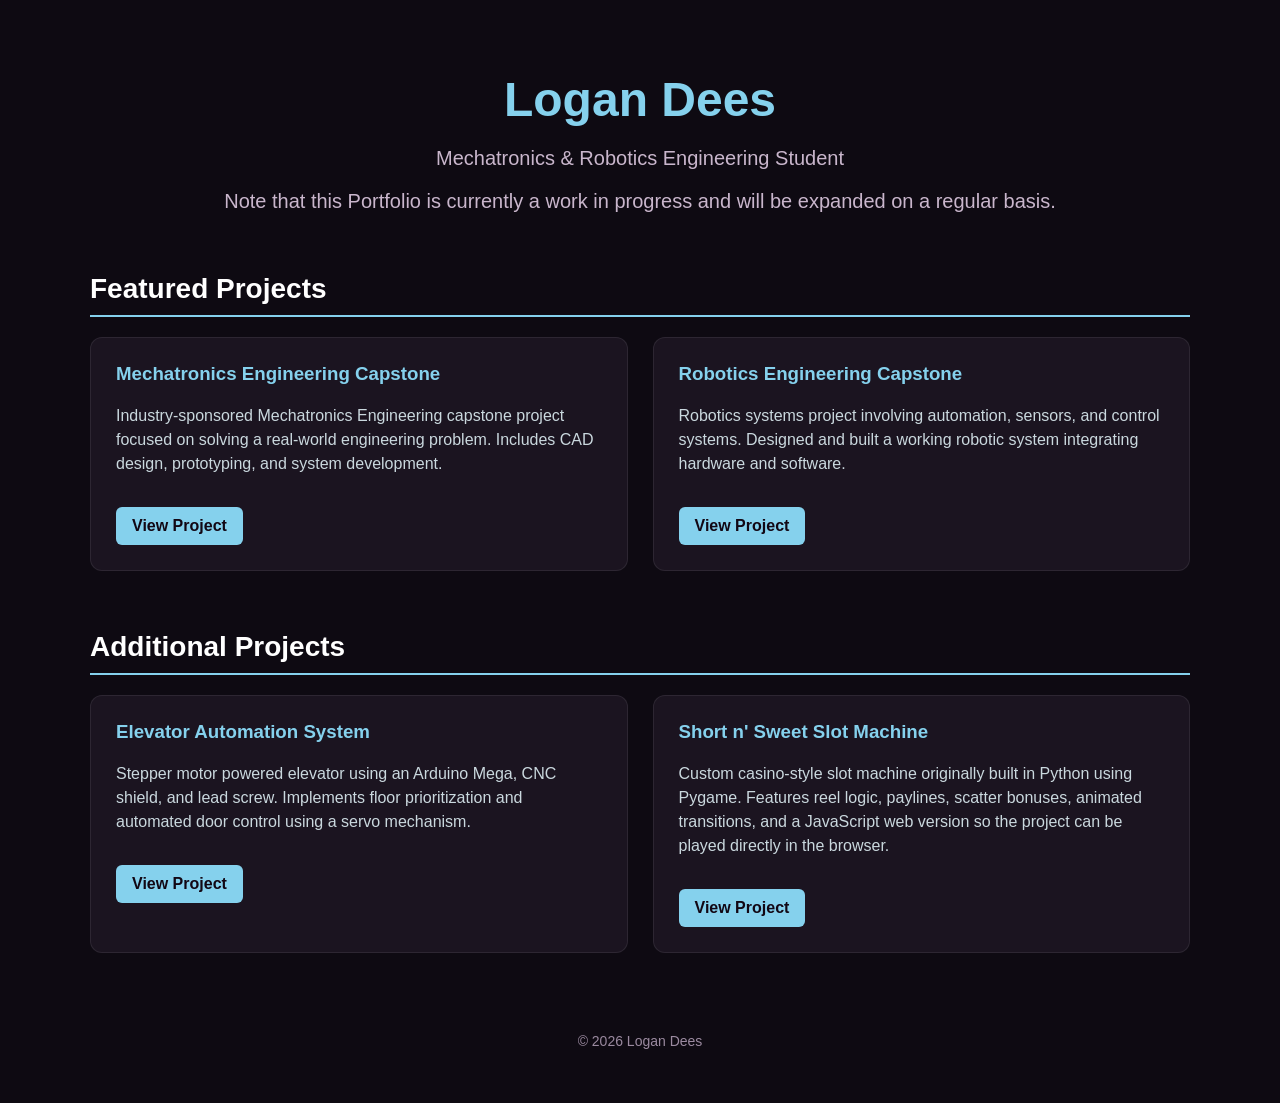
<file: index.html>
<!DOCTYPE html>
<html lang="en">

<head>
<meta charset="UTF-8">
<meta name="viewport" content="width=device-width, initial-scale=1.0">

<title>Logan Dees | Engineering Portfolio</title>

<style>

body{
font-family: Arial, Helvetica, sans-serif;
margin:0;
background:#0e0a12;
color:white;
}

.container{
max-width:1100px;
margin:auto;
padding:40px 20px;
}

header{
text-align:center;
margin-bottom:60px;
}

header h1{
font-size:48px;
margin-bottom:10px;
color:#85d1ed;
}

header p{
font-size:20px;
color:#c9b6cc;
}

.section-title{
margin-top:60px;
margin-bottom:20px;
font-size:28px;
border-bottom:2px solid #85d1ed;
padding-bottom:10px;
}

.projects{
display:grid;
grid-template-columns:repeat(auto-fit,minmax(280px,1fr));
gap:25px;
}

.project{
background:#1b1420;
padding:25px;
border-radius:12px;
border:1px solid rgba(255,255,255,0.08);
transition:transform .15s ease, box-shadow .15s ease;
}

.project:hover{
transform:translateY(-4px);
box-shadow:0 10px 30px rgba(0,0,0,0.4);
}

.project h3{
margin-top:0;
color:#85d1ed;
}

.project p{
color:#cad8de;
line-height:1.5;
}

.project a{
display:inline-block;
margin-top:15px;
padding:10px 16px;
background:#85d1ed;
color:#120714;
font-weight:bold;
border-radius:6px;
text-decoration:none;
}

.project a:hover{
background:#5a8fa3;
}

footer{
margin-top:80px;
text-align:center;
color:#9b8aa0;
font-size:14px;
}

</style>
</head>


<body>

<div class="container">

<header>
<h1>Logan Dees</h1>
<p>Mechatronics & Robotics Engineering Student</p>
<p>Note that this Portfolio is currently a work in progress and will be expanded on a regular basis.</p>
</header>


<h2 class="section-title">Featured Projects</h2>

<div class="projects">

<div class="project">
<h3>Mechatronics Engineering Capstone</h3>
<p>
Industry-sponsored Mechatronics Engineering capstone project focused on solving a real-world engineering problem.
Includes CAD design, prototyping, and system development.
</p>
<a href="projects/mech-capstone/">View Project</a>
</div>


<div class="project">
<h3>Robotics Engineering Capstone</h3>
<p>
Robotics systems project involving automation, sensors, and control systems.
Designed and built a working robotic system integrating hardware and software.
</p>
<a href="projects/robo-capstone/">View Project</a>
</div>

</div>



<h2 class="section-title">Additional Projects</h2>

<div class="projects">

<div class="project">
<h3>Elevator Automation System</h3>
<p>
Stepper motor powered elevator using an Arduino Mega, CNC shield, and lead screw.
Implements floor prioritization and automated door control using a servo mechanism.
</p>
<a href="projects/elevator-system/">View Project</a>
</div>


<div class="project">
<h3>Short n' Sweet Slot Machine</h3>
<p>
Custom casino-style slot machine originally built in Python using Pygame.
Features reel logic, paylines, scatter bonuses, animated transitions, and a
JavaScript web version so the project can be played directly in the browser.
</p>
<a href="projects/slot-machine-project/">View Project</a>
</div>

</div>


<footer>
<p>© 2026 Logan Dees</p>
</footer>


</div>

</body>
</html>
</file>
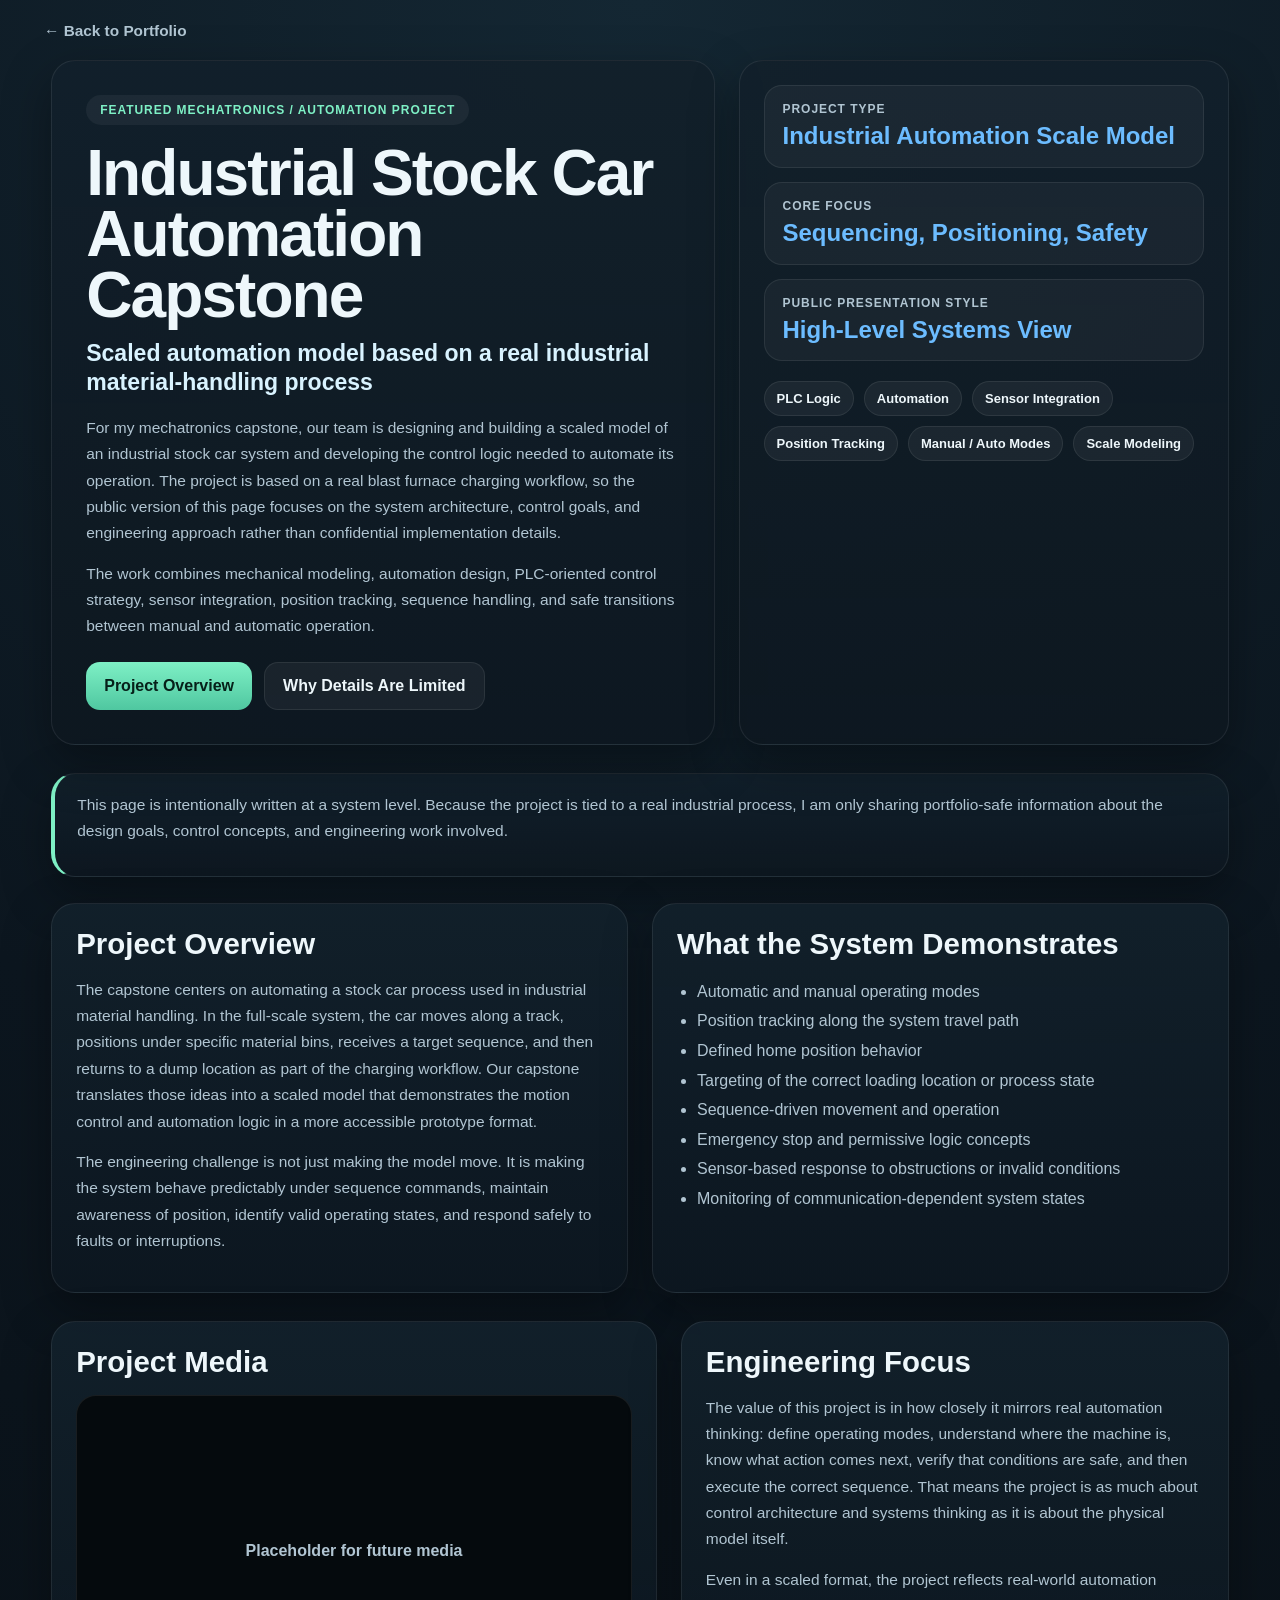
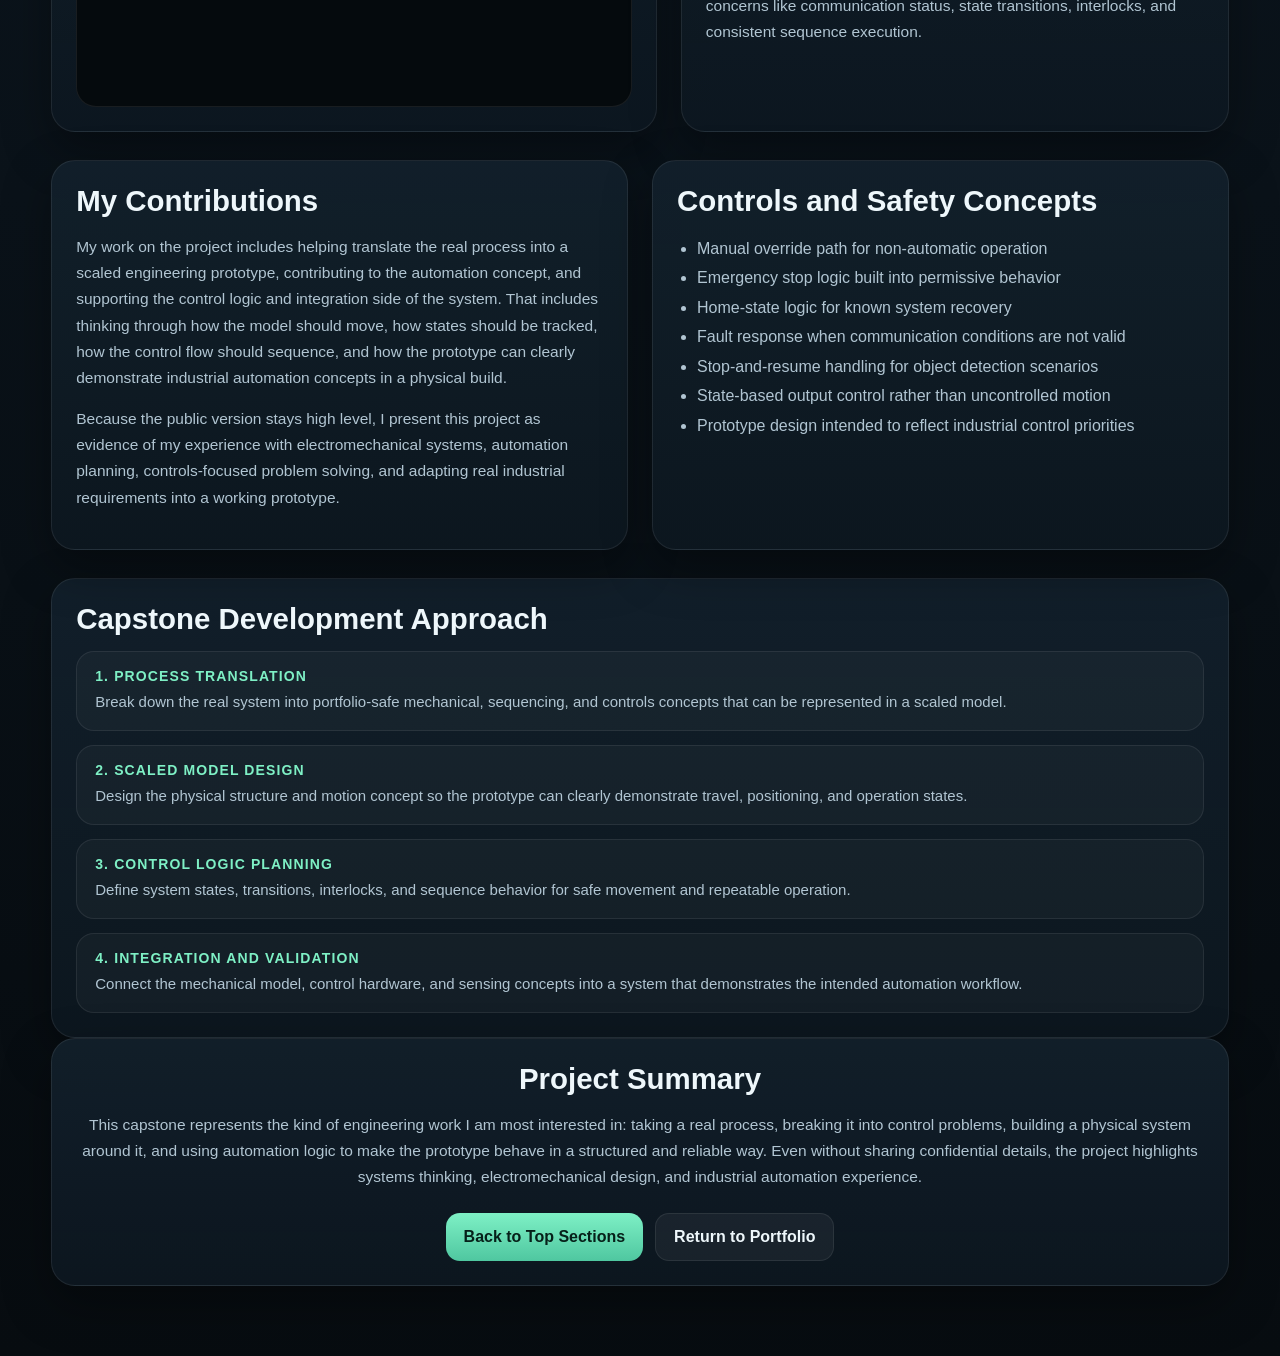
<file: projects/mech-capstone/index.html>
<!DOCTYPE html>
<html lang="en">
<head>
  <meta charset="UTF-8" />
  <meta name="viewport" content="width=device-width, initial-scale=1.0" />
  <title>Mechatronics Capstone | Logan Dees</title>
  <style>
    :root {
      --bg: #081015;
      --bg-2: #0d1720;
      --panel: rgba(13, 23, 32, 0.92);
      --panel-2: rgba(18, 32, 43, 0.95);
      --text: #eef7fb;
      --muted: #b1c5d2;
      --line: rgba(255,255,255,0.08);
      --accent: #7ef0c5;
      --accent-2: #6cbcff;
      --shadow: 0 18px 48px rgba(0,0,0,0.34);
      --radius: 24px;
      --max: 1240px;
    }

    * { box-sizing: border-box; }
    html { scroll-behavior: smooth; }
    body {
      margin: 0;
      font-family: Arial, Helvetica, sans-serif;
      color: var(--text);
      background:
        radial-gradient(circle at top, #142733 0%, #0c161f 38%, #070c10 100%);
    }

    a { color: inherit; text-decoration: none; }

    .topbar {
      max-width: var(--max);
      margin: 0 auto;
      padding: 22px 24px 0;
      display: flex;
      justify-content: flex-start;
      align-items: center;
    }

    .back-link {
      display: inline-flex;
      align-items: center;
      gap: 8px;
      color: var(--muted);
      font-weight: 700;
      font-size: 0.96rem;
      text-decoration: none;
      transition: color 0.18s ease, transform 0.18s ease;
    }

    .back-link:hover {
      color: var(--accent);
      transform: translateX(-2px);
    }

    .back-link:focus-visible {
      outline: 2px solid rgba(126, 240, 197, 0.7);
      outline-offset: 6px;
      border-radius: 8px;
    }

    .page {
      width: min(var(--max), 92vw);
      margin: 0 auto;
      padding: 20px 0 70px;
    }

    .hero {
      display: grid;
      grid-template-columns: 1.15fr 0.85fr;
      gap: 24px;
      margin-bottom: 28px;
    }

    .card {
      background: linear-gradient(180deg, var(--panel-2), var(--panel));
      border: 1px solid var(--line);
      border-radius: var(--radius);
      box-shadow: var(--shadow);
    }

    .hero-copy {
      padding: 34px;
    }

    .eyebrow {
      display: inline-flex;
      align-items: center;
      gap: 8px;
      padding: 8px 14px;
      border-radius: 999px;
      background: rgba(255,255,255,0.05);
      color: var(--accent);
      font-size: 12px;
      font-weight: 800;
      text-transform: uppercase;
      letter-spacing: 0.08em;
      margin-bottom: 18px;
    }

    h1 {
      margin: 0 0 14px;
      font-size: clamp(34px, 5vw, 64px);
      line-height: 0.95;
      letter-spacing: -0.03em;
    }

    .subhead {
      margin: 0 0 18px;
      color: #d9f3ff;
      font-size: clamp(18px, 1.8vw, 24px);
      font-weight: 800;
      line-height: 1.25;
    }

    .hero-copy p,
    .content-card p,
    .footer-card p,
    .media-copy p,
    .notice p {
      color: var(--muted);
      line-height: 1.7;
      font-size: 15.5px;
      margin: 0 0 14px;
    }

    .cta-row {
      display: flex;
      flex-wrap: wrap;
      gap: 12px;
      margin-top: 22px;
    }

    .btn {
      display: inline-flex;
      align-items: center;
      justify-content: center;
      min-height: 48px;
      padding: 0 18px;
      border-radius: 14px;
      font-weight: 800;
      border: 1px solid var(--line);
      transition: transform 0.12s ease, filter 0.12s ease;
    }

    .btn:hover { filter: brightness(1.08); }
    .btn:active { transform: translateY(1px) scale(0.99); }

    .btn-primary {
      background: linear-gradient(180deg, var(--accent), #4fc7a0);
      color: #062019;
      border: 0;
    }

    .btn-secondary {
      background: rgba(255,255,255,0.05);
      color: var(--text);
    }

    .hero-side {
      padding: 24px;
      display: grid;
      gap: 14px;
      align-content: start;
    }

    .stat {
      background: rgba(255,255,255,0.04);
      border: 1px solid var(--line);
      border-radius: 18px;
      padding: 16px 18px;
    }

    .stat-label {
      color: var(--muted);
      font-size: 12px;
      text-transform: uppercase;
      letter-spacing: 0.08em;
      margin-bottom: 6px;
      font-weight: 700;
    }

    .stat-value {
      font-size: 24px;
      font-weight: 900;
      color: var(--accent-2);
      line-height: 1.2;
    }

    .chips {
      display: flex;
      gap: 10px;
      flex-wrap: wrap;
      margin-top: 6px;
    }

    .chip {
      padding: 9px 12px;
      border-radius: 999px;
      background: rgba(255,255,255,0.05);
      border: 1px solid var(--line);
      color: var(--text);
      font-size: 13px;
      font-weight: 700;
    }

    .notice {
      padding: 18px 22px;
      margin-bottom: 26px;
      border-left: 4px solid var(--accent);
    }

    .section-title {
      margin: 0 0 16px;
      font-size: clamp(24px, 2.3vw, 36px);
      line-height: 1.1;
    }

    .grid {
      display: grid;
      grid-template-columns: repeat(2, minmax(0, 1fr));
      gap: 24px;
      margin-bottom: 28px;
    }

    .content-card,
    .footer-card,
    .media-card,
    .timeline-card {
      padding: 24px;
    }

    ul.feature-list {
      margin: 0;
      padding-left: 20px;
      color: var(--muted);
      line-height: 1.85;
    }

    .media-layout {
      display: grid;
      grid-template-columns: 1.05fr 0.95fr;
      gap: 24px;
      margin-bottom: 28px;
    }

    .media-frame {
      border-radius: 20px;
      overflow: hidden;
      border: 1px solid var(--line);
      background: #050a0d;
      aspect-ratio: 16 / 9;
      display: grid;
      place-items: center;
      color: var(--muted);
      font-weight: 700;
      text-align: center;
      padding: 20px;
    }

    .media-frame img,
    .media-frame video {
      width: 100%;
      height: 100%;
      object-fit: cover;
      display: block;
    }

    .timeline {
      display: grid;
      gap: 14px;
      margin-top: 10px;
    }

    .timeline-step {
      border: 1px solid var(--line);
      border-radius: 18px;
      padding: 16px 18px;
      background: rgba(255,255,255,0.03);
    }

    .timeline-step strong {
      display: block;
      color: var(--accent);
      margin-bottom: 6px;
      font-size: 14px;
      text-transform: uppercase;
      letter-spacing: 0.08em;
    }

    .timeline-step span {
      color: var(--muted);
      line-height: 1.6;
      font-size: 15px;
    }

    .footer-card {
      text-align: center;
    }

    .footer-card .cta-row {
      justify-content: center;
    }

    @media (max-width: 980px) {
      .hero,
      .grid,
      .media-layout {
        grid-template-columns: 1fr;
      }
    }

    @media (max-width: 640px) {
      .page { width: min(var(--max), 94vw); }
      .hero-copy,
      .hero-side,
      .content-card,
      .footer-card,
      .media-card,
      .timeline-card {
        padding: 20px;
      }
      .topbar { padding: 18px 18px 0; }
    }
  </style>
</head>
<body>
  <div class="topbar">
    <a class="back-link" href="../../index.html">← Back to Portfolio</a>
  </div>

  <main class="page">
    <section class="hero">
      <div class="card hero-copy">
        <div class="eyebrow">Featured Mechatronics / Automation Project</div>
        <h1>Industrial Stock Car<br />Automation Capstone</h1>
        <div class="subhead">Scaled automation model based on a real industrial material-handling process</div>
        <p>
          For my mechatronics capstone, our team is designing and building a scaled model of an industrial stock car system and developing the control logic needed to automate its operation. The project is based on a real blast furnace charging workflow, so the public version of this page focuses on the system architecture, control goals, and engineering approach rather than confidential implementation details.
        </p>
        <p>
          The work combines mechanical modeling, automation design, PLC-oriented control strategy, sensor integration, position tracking, sequence handling, and safe transitions between manual and automatic operation.
        </p>
        <div class="cta-row">
          <a class="btn btn-primary" href="#overview">Project Overview</a>
          <a class="btn btn-secondary" href="#withheld">Why Details Are Limited</a>
        </div>
      </div>

      <aside class="card hero-side">
        <div class="stat">
          <div class="stat-label">Project Type</div>
          <div class="stat-value">Industrial Automation Scale Model</div>
        </div>
        <div class="stat">
          <div class="stat-label">Core Focus</div>
          <div class="stat-value">Sequencing, Positioning, Safety</div>
        </div>
        <div class="stat">
          <div class="stat-label">Public Presentation Style</div>
          <div class="stat-value">High-Level Systems View</div>
        </div>
        <div class="chips">
          <span class="chip">PLC Logic</span>
          <span class="chip">Automation</span>
          <span class="chip">Sensor Integration</span>
          <span class="chip">Position Tracking</span>
          <span class="chip">Manual / Auto Modes</span>
          <span class="chip">Scale Modeling</span>
        </div>
      </aside>
    </section>

    <section class="card notice" id="withheld">
      <p>
        This page is intentionally written at a system level. Because the project is tied to a real industrial process, I am only sharing portfolio-safe information about the design goals, control concepts, and engineering work involved.
      </p>
    </section>

    <section class="grid" id="overview">
      <div class="card content-card">
        <h2 class="section-title">Project Overview</h2>
        <p>
          The capstone centers on automating a stock car process used in industrial material handling. In the full-scale system, the car moves along a track, positions under specific material bins, receives a target sequence, and then returns to a dump location as part of the charging workflow. Our capstone translates those ideas into a scaled model that demonstrates the motion control and automation logic in a more accessible prototype format.
        </p>
        <p>
          The engineering challenge is not just making the model move. It is making the system behave predictably under sequence commands, maintain awareness of position, identify valid operating states, and respond safely to faults or interruptions.
        </p>
      </div>

      <div class="card content-card">
        <h2 class="section-title">What the System Demonstrates</h2>
        <ul class="feature-list">
          <li>Automatic and manual operating modes</li>
          <li>Position tracking along the system travel path</li>
          <li>Defined home position behavior</li>
          <li>Targeting of the correct loading location or process state</li>
          <li>Sequence-driven movement and operation</li>
          <li>Emergency stop and permissive logic concepts</li>
          <li>Sensor-based response to obstructions or invalid conditions</li>
          <li>Monitoring of communication-dependent system states</li>
        </ul>
      </div>
    </section>

    <section class="media-layout">
      <div class="card media-card">
        <h2 class="section-title">Project Media</h2>
        <div class="media-frame">
          Placeholder for future media
        </div>
      </div>

      <div class="card media-card media-copy">
        <h2 class="section-title">Engineering Focus</h2>
        <p>
          The value of this project is in how closely it mirrors real automation thinking: define operating modes, understand where the machine is, know what action comes next, verify that conditions are safe, and then execute the correct sequence. That means the project is as much about control architecture and systems thinking as it is about the physical model itself.
        </p>
        <p>
          Even in a scaled format, the project reflects real-world automation concerns like communication status, state transitions, interlocks, and consistent sequence execution.
        </p>
      </div>
    </section>

    <section class="grid">
      <div class="card content-card">
        <h2 class="section-title">My Contributions</h2>
        <p>
          My work on the project includes helping translate the real process into a scaled engineering prototype, contributing to the automation concept, and supporting the control logic and integration side of the system. That includes thinking through how the model should move, how states should be tracked, how the control flow should sequence, and how the prototype can clearly demonstrate industrial automation concepts in a physical build.
        </p>
        <p>
          Because the public version stays high level, I present this project as evidence of my experience with electromechanical systems, automation planning, controls-focused problem solving, and adapting real industrial requirements into a working prototype.
        </p>
      </div>

      <div class="card content-card">
        <h2 class="section-title">Controls and Safety Concepts</h2>
        <ul class="feature-list">
          <li>Manual override path for non-automatic operation</li>
          <li>Emergency stop logic built into permissive behavior</li>
          <li>Home-state logic for known system recovery</li>
          <li>Fault response when communication conditions are not valid</li>
          <li>Stop-and-resume handling for object detection scenarios</li>
          <li>State-based output control rather than uncontrolled motion</li>
          <li>Prototype design intended to reflect industrial control priorities</li>
        </ul>
      </div>
    </section>

    <section class="card timeline-card">
      <h2 class="section-title">Capstone Development Approach</h2>
      <div class="timeline">
        <div class="timeline-step">
          <strong>1. Process Translation</strong>
          <span>Break down the real system into portfolio-safe mechanical, sequencing, and controls concepts that can be represented in a scaled model.</span>
        </div>
        <div class="timeline-step">
          <strong>2. Scaled Model Design</strong>
          <span>Design the physical structure and motion concept so the prototype can clearly demonstrate travel, positioning, and operation states.</span>
        </div>
        <div class="timeline-step">
          <strong>3. Control Logic Planning</strong>
          <span>Define system states, transitions, interlocks, and sequence behavior for safe movement and repeatable operation.</span>
        </div>
        <div class="timeline-step">
          <strong>4. Integration and Validation</strong>
          <span>Connect the mechanical model, control hardware, and sensing concepts into a system that demonstrates the intended automation workflow.</span>
        </div>
      </div>
    </section>

    <section class="card footer-card">
      <h2 class="section-title">Project Summary</h2>
      <p>
        This capstone represents the kind of engineering work I am most interested in: taking a real process, breaking it into control problems, building a physical system around it, and using automation logic to make the prototype behave in a structured and reliable way. Even without sharing confidential details, the project highlights systems thinking, electromechanical design, and industrial automation experience.
      </p>
      <div class="cta-row">
        <a class="btn btn-primary" href="#overview">Back to Top Sections</a>
        <a class="btn btn-secondary" href="../../index.html">Return to Portfolio</a>
      </div>
    </section>
  </main>
</body>
</html>
</file>
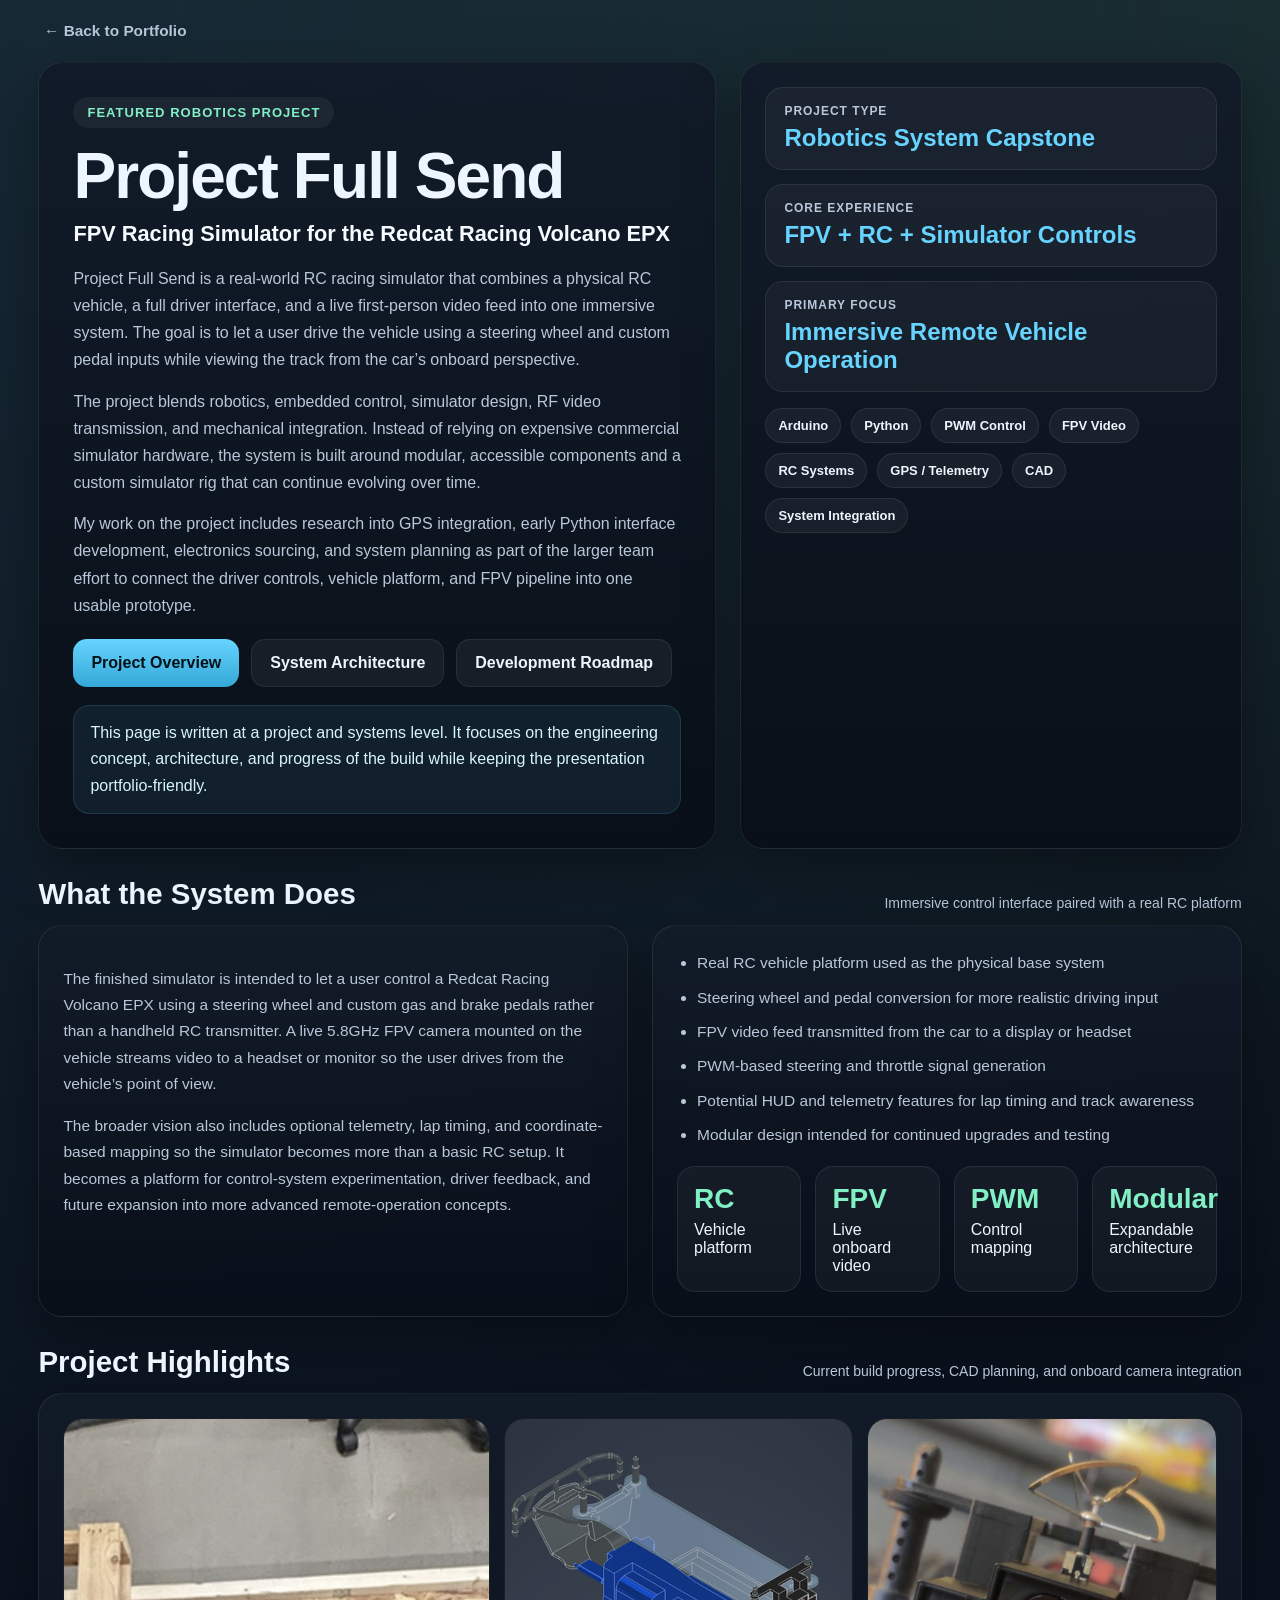
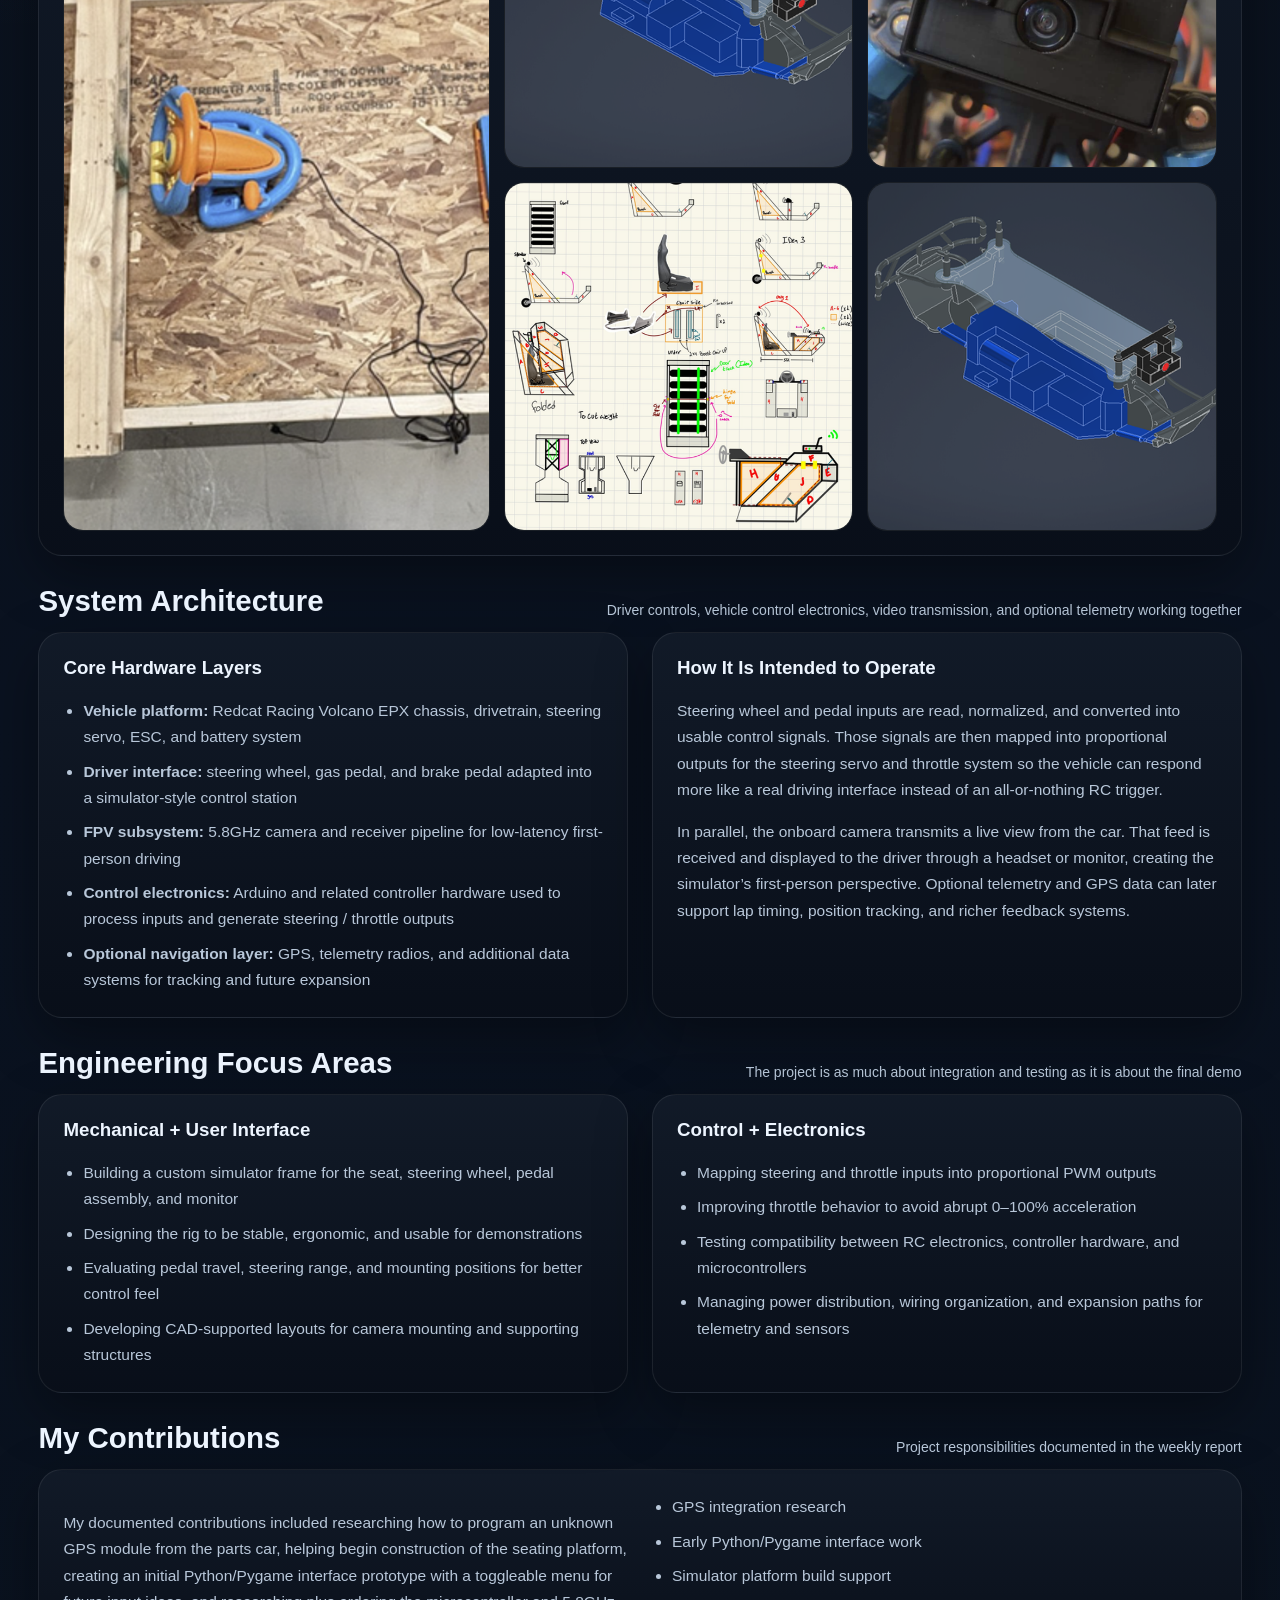
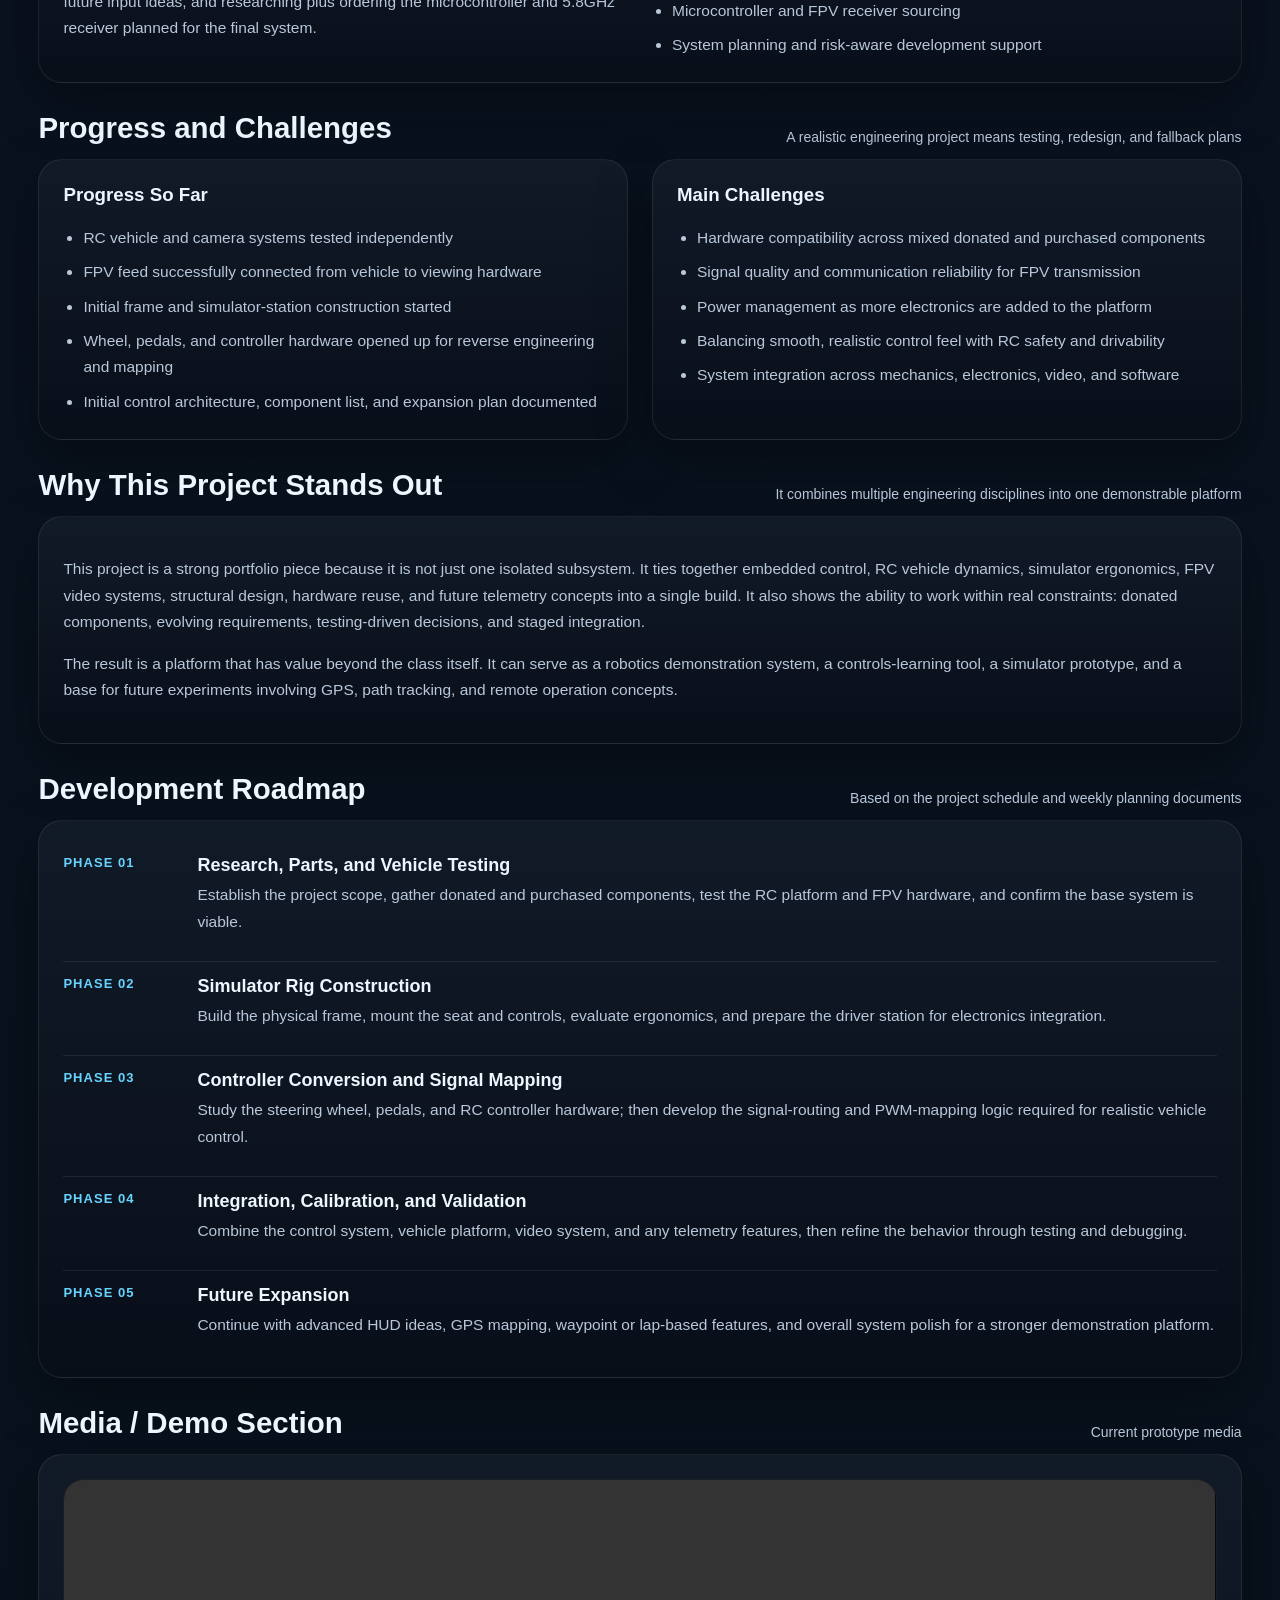
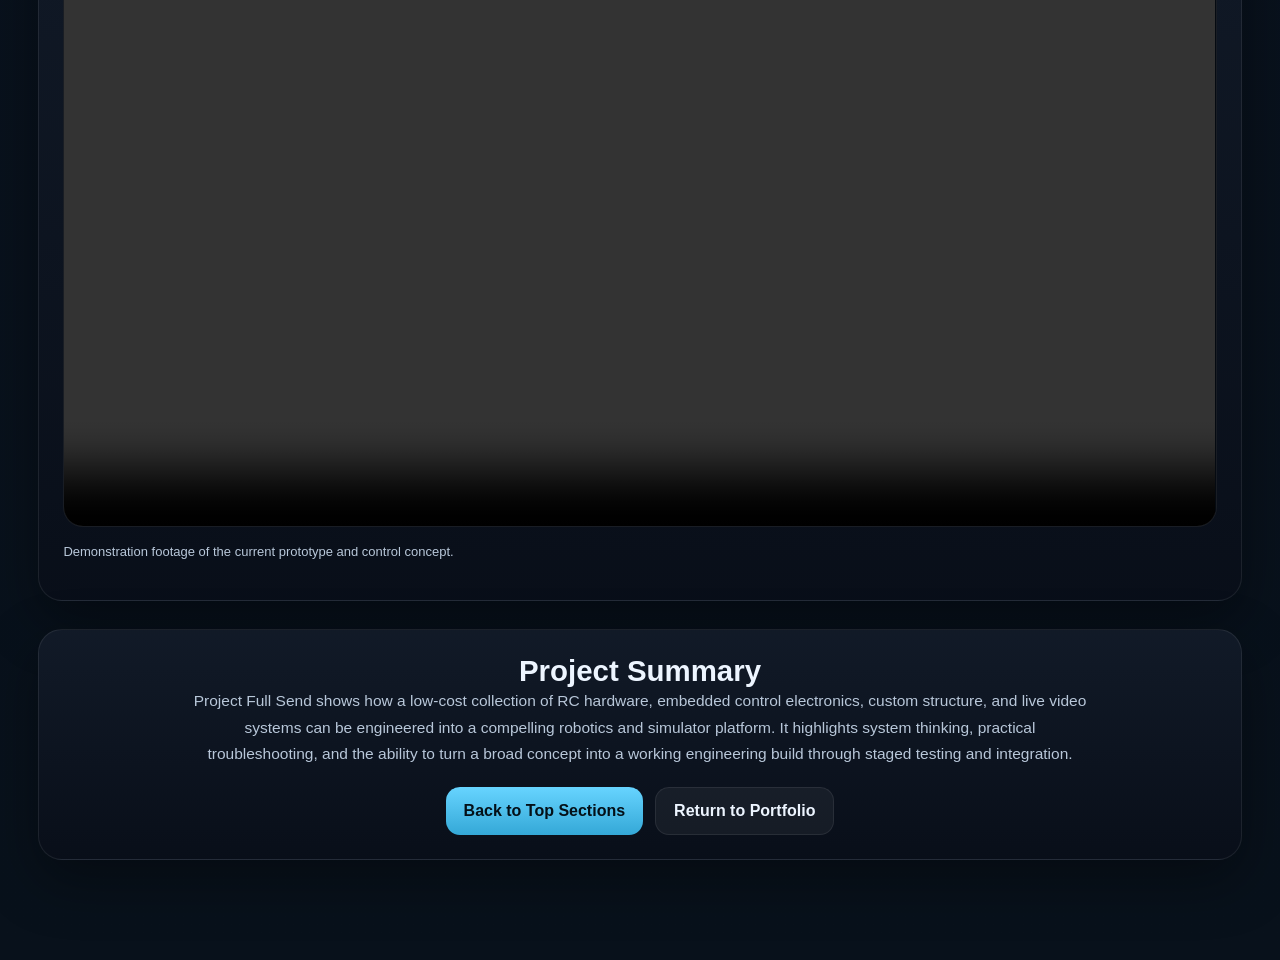
<file: projects/robo-capstone/index.html>
<!DOCTYPE html>
<html lang="en">
<head>
  <meta charset="UTF-8" />
  <meta name="viewport" content="width=device-width, initial-scale=1.0" />
  <title>Project Full Send | Logan Dees</title>
  <style>
    :root{
      --bg:#091019;
      --bg-2:#0f1724;
      --panel:rgba(16,24,37,0.88);
      --panel-2:rgba(10,17,28,0.92);
      --text:#edf5ff;
      --muted:#b8c7d9;
      --line:rgba(255,255,255,0.08);
      --accent:#67d4ff;
      --accent-2:#82f0c5;
      --accent-3:#9db7ff;
      --shadow:0 20px 55px rgba(0,0,0,0.35);
      --radius:24px;
      --max:1240px;
    }

    *{box-sizing:border-box}
    html{scroll-behavior:smooth}
    body{
      margin:0;
      font-family:Arial, Helvetica, sans-serif;
      color:var(--text);
      background:
        radial-gradient(circle at top left, rgba(103,212,255,0.12), transparent 28%),
        radial-gradient(circle at top right, rgba(130,240,197,0.10), transparent 22%),
        linear-gradient(180deg, #0b1119 0%, #0a1220 40%, #08111b 100%);
    }

    a{color:inherit;text-decoration:none}

    .topbar{
      max-width:var(--max);
      margin:0 auto;
      padding:22px 24px 0;
      display:flex;
      justify-content:flex-start;
      align-items:center;
    }

    .back-link{
      display:inline-flex;
      align-items:center;
      gap:8px;
      color:var(--muted);
      font-weight:700;
      font-size:.96rem;
      text-decoration:none;
      transition:color .18s ease, transform .18s ease;
    }

    .back-link:hover{
      color:var(--accent-2);
      transform:translateX(-2px);
    }

    .page{
      width:min(var(--max), 94vw);
      margin:0 auto;
      padding:22px 0 72px;
    }

    .hero{
      display:grid;
      grid-template-columns:1.15fr .85fr;
      gap:24px;
      margin-bottom:28px;
      align-items:stretch;
    }

    .card{
      background:linear-gradient(180deg, rgba(18,27,40,0.96), rgba(9,15,25,0.96));
      border:1px solid var(--line);
      border-radius:var(--radius);
      box-shadow:var(--shadow);
      overflow:hidden;
    }

    .hero-copy{padding:34px}
    .eyebrow{
      display:inline-flex;
      align-items:center;
      gap:8px;
      padding:8px 14px;
      border-radius:999px;
      background:rgba(255,255,255,0.05);
      color:var(--accent-2);
      font-size:13px;
      font-weight:800;
      letter-spacing:.08em;
      text-transform:uppercase;
      margin-bottom:18px;
    }

    h1{
      margin:0 0 14px;
      font-size:clamp(34px, 5vw, 64px);
      line-height:.95;
      letter-spacing:-0.03em;
    }

    .hero-copy p{
      color:var(--muted);
      line-height:1.7;
      margin:0 0 14px;
      font-size:16px;
    }

    .subhead{
      font-size:clamp(18px, 1.7vw, 24px);
      color:#f6fbff;
      margin:0 0 18px;
      font-weight:800;
    }

    .cta-row{
      display:flex;
      gap:12px;
      flex-wrap:wrap;
      margin-top:20px;
    }

    .btn{
      display:inline-flex;
      align-items:center;
      justify-content:center;
      min-height:48px;
      padding:0 18px;
      border-radius:14px;
      font-weight:800;
      border:1px solid var(--line);
      transition:transform .12s ease, filter .12s ease, background .18s ease;
    }

    .btn:hover{filter:brightness(1.05)}
    .btn:active{transform:translateY(1px) scale(.99)}

    .btn-primary{
      background:linear-gradient(180deg, var(--accent), #34a8d7);
      color:#041018;
      border:0;
    }

    .btn-secondary{
      background:rgba(255,255,255,0.05);
      color:var(--text);
    }

    .hero-side{
      padding:24px;
      display:grid;
      gap:14px;
      align-content:start;
    }

    .stat{
      background:rgba(255,255,255,0.04);
      border:1px solid var(--line);
      border-radius:18px;
      padding:16px 18px;
    }

    .stat-label{
      color:var(--muted);
      font-size:12px;
      text-transform:uppercase;
      letter-spacing:.08em;
      margin-bottom:6px;
      font-weight:700;
    }

    .stat-value{
      font-size:24px;
      line-height:1.2;
      font-weight:900;
      color:var(--accent);
    }

    .chips{
      display:flex;
      gap:10px;
      flex-wrap:wrap;
      margin-top:2px;
    }

    .chip{
      padding:9px 12px;
      border-radius:999px;
      background:rgba(255,255,255,0.05);
      border:1px solid var(--line);
      color:var(--text);
      font-size:13px;
      font-weight:700;
    }

    .section{
      margin-bottom:28px;
    }

    .section-head{
      display:flex;
      justify-content:space-between;
      align-items:end;
      gap:14px;
      margin-bottom:14px;
      flex-wrap:wrap;
    }

    .section-title{
      font-size:clamp(24px, 2.3vw, 36px);
      margin:0;
      color:var(--text);
    }

    .section-note{
      color:var(--muted);
      font-size:14px;
    }

    .demo-card,.content-card,.gallery-card,.timeline-card,.footer-card{padding:24px}

    .grid-2{
      display:grid;
      grid-template-columns:repeat(2, minmax(0,1fr));
      gap:24px;
      margin-bottom:28px;
    }

    p, li{
      color:var(--muted);
      line-height:1.7;
      font-size:15.5px;
    }

    ul{
      margin:0;
      padding-left:20px;
    }

    .feature-list li + li{margin-top:8px}

    .image-frame{
      border-radius:20px;
      overflow:hidden;
      border:1px solid var(--line);
      background:#060c14;
      min-height:220px;
    }

    .image-frame img{
      display:block;
      width:100%;
      height:100%;
      object-fit:cover;
    }

    .gallery-grid{
      display:grid;
      grid-template-columns:1.1fr .9fr .9fr;
      gap:14px;
    }

    .gallery-grid .wide{
      grid-row:span 2;
      min-height:460px;
    }

    .video-wrap{
      border-radius:20px;
      overflow:hidden;
      border:1px solid var(--line);
      background:#050a11;
      aspect-ratio:16/9;
    }

    video{
      width:100%;
      height:100%;
      border:0;
      display:block;
      background:#050a11;
    }

    .callout{
      margin-top:18px;
      padding:14px 16px;
      border-radius:16px;
      background:rgba(103,212,255,0.08);
      border:1px solid rgba(103,212,255,0.15);
      color:#d7f5ff;
      line-height:1.65;
    }

    .metric-grid{
      display:grid;
      grid-template-columns:repeat(4, minmax(0,1fr));
      gap:14px;
      margin-top:18px;
    }

    .metric{
      padding:16px;
      border-radius:18px;
      background:rgba(255,255,255,0.04);
      border:1px solid var(--line);
    }

    .metric strong{
      display:block;
      font-size:28px;
      color:var(--accent-2);
      margin-bottom:6px;
    }

    .split{
      display:grid;
      grid-template-columns:1fr 1fr;
      gap:24px;
    }

    .timeline{
      display:grid;
      gap:12px;
      margin-top:10px;
    }

    .timeline-item{
      display:grid;
      grid-template-columns:120px 1fr;
      gap:14px;
      padding:14px 0;
      border-top:1px solid var(--line);
    }

    .timeline-item:first-child{border-top:0;padding-top:0}
    .timeline-phase{
      color:var(--accent);
      font-weight:800;
      font-size:13px;
      text-transform:uppercase;
      letter-spacing:.08em;
    }
    .timeline-item h3{
      margin:0 0 6px;
      font-size:18px;
    }
    .timeline-item p{
      margin:0;
    }

    .footer-card{
      text-align:center;
    }

    .footer-card p{
      max-width:900px;
      margin:0 auto 18px;
    }

    .small{
      font-size:13px;
      color:var(--muted);
    }

    @media (max-width: 1020px){
      .hero,.grid-2,.split,.metric-grid,.gallery-grid{grid-template-columns:1fr}
      .gallery-grid .wide{grid-row:auto;min-height:260px}
      .timeline-item{grid-template-columns:1fr}
    }

    @media (max-width: 640px){
      .page{width:min(94vw, var(--max))}
      .hero-copy,.hero-side,.demo-card,.content-card,.gallery-card,.timeline-card,.footer-card{padding:20px}
      .topbar{padding:18px 16px 0}
    }
  </style>
</head>
<body>
  <div class="topbar">
    <a class="back-link" href="../../index.html">← Back to Portfolio</a>
  </div>

  <main class="page">
    <section class="hero">
      <div class="card hero-copy">
        <div class="eyebrow">Featured Robotics Project</div>
        <h1>Project Full Send</h1>
        <div class="subhead">FPV Racing Simulator for the Redcat Racing Volcano EPX</div>
        <p>
          Project Full Send is a real-world RC racing simulator that combines a physical RC vehicle, a full driver interface, and a live first-person video feed into one immersive system. The goal is to let a user drive the vehicle using a steering wheel and custom pedal inputs while viewing the track from the car’s onboard perspective.
        </p>
        <p>
          The project blends robotics, embedded control, simulator design, RF video transmission, and mechanical integration. Instead of relying on expensive commercial simulator hardware, the system is built around modular, accessible components and a custom simulator rig that can continue evolving over time.
        </p>
        <p>
          My work on the project includes research into GPS integration, early Python interface development, electronics sourcing, and system planning as part of the larger team effort to connect the driver controls, vehicle platform, and FPV pipeline into one usable prototype.
        </p>
        <div class="cta-row">
          <a class="btn btn-primary" href="#overview">Project Overview</a>
          <a class="btn btn-secondary" href="#architecture">System Architecture</a>
          <a class="btn btn-secondary" href="#roadmap">Development Roadmap</a>
        </div>
        <div class="callout">
          This page is written at a project and systems level. It focuses on the engineering concept, architecture, and progress of the build while keeping the presentation portfolio-friendly.
        </div>
      </div>

      <aside class="card hero-side">
        <div class="stat">
          <div class="stat-label">Project Type</div>
          <div class="stat-value">Robotics System Capstone</div>
        </div>
        <div class="stat">
          <div class="stat-label">Core Experience</div>
          <div class="stat-value">FPV + RC + Simulator Controls</div>
        </div>
        <div class="stat">
          <div class="stat-label">Primary Focus</div>
          <div class="stat-value">Immersive Remote Vehicle Operation</div>
        </div>
        <div class="chips">
          <span class="chip">Arduino</span>
          <span class="chip">Python</span>
          <span class="chip">PWM Control</span>
          <span class="chip">FPV Video</span>
          <span class="chip">RC Systems</span>
          <span class="chip">GPS / Telemetry</span>
          <span class="chip">CAD</span>
          <span class="chip">System Integration</span>
        </div>
      </aside>
    </section>

    <section class="section" id="overview">
      <div class="section-head">
        <h2 class="section-title">What the System Does</h2>
        <div class="section-note">Immersive control interface paired with a real RC platform</div>
      </div>
      <div class="grid-2">
        <div class="card content-card">
          <p>
            The finished simulator is intended to let a user control a Redcat Racing Volcano EPX using a steering wheel and custom gas and brake pedals rather than a handheld RC transmitter. A live 5.8GHz FPV camera mounted on the vehicle streams video to a headset or monitor so the user drives from the vehicle’s point of view.
          </p>
          <p>
            The broader vision also includes optional telemetry, lap timing, and coordinate-based mapping so the simulator becomes more than a basic RC setup. It becomes a platform for control-system experimentation, driver feedback, and future expansion into more advanced remote-operation concepts.
          </p>
        </div>
        <div class="card content-card">
          <ul class="feature-list">
            <li>Real RC vehicle platform used as the physical base system</li>
            <li>Steering wheel and pedal conversion for more realistic driving input</li>
            <li>FPV video feed transmitted from the car to a display or headset</li>
            <li>PWM-based steering and throttle signal generation</li>
            <li>Potential HUD and telemetry features for lap timing and track awareness</li>
            <li>Modular design intended for continued upgrades and testing</li>
          </ul>
          <div class="metric-grid">
            <div class="metric"><strong>RC</strong><span>Vehicle platform</span></div>
            <div class="metric"><strong>FPV</strong><span>Live onboard video</span></div>
            <div class="metric"><strong>PWM</strong><span>Control mapping</span></div>
            <div class="metric"><strong>Modular</strong><span>Expandable architecture</span></div>
          </div>
        </div>
      </div>
    </section>

    <section class="section">
      <div class="section-head">
        <h2 class="section-title">Project Highlights</h2>
        <div class="section-note">Current build progress, CAD planning, and onboard camera integration</div>
      </div>
      <div class="card gallery-card">
        <div class="gallery-grid">
          <div class="image-frame wide">
            <img src="assets/base.png" alt="Main project image for Project Full Send" onerror="this.style.display='none'">
          </div>
          <div class="image-frame">
            <img src="assets/cad.png" alt="FPV testing image" onerror="this.style.display='none'">
          </div>
          <div class="image-frame">
            <img src="assets/camera.png" alt="RC platform image" onerror="this.style.display='none'">
          </div>
          <div class="image-frame">
            <img src="assets/sketch.png" alt="CAD base model image" onerror="this.style.display='none'">
          </div>
          <div class="image-frame">
            <img src="assets/cad.png" alt="System architecture image" onerror="this.style.display='none'">
          </div>
        </div>
      </div>
    </section>

    <section class="section" id="architecture">
      <div class="section-head">
        <h2 class="section-title">System Architecture</h2>
        <div class="section-note">Driver controls, vehicle control electronics, video transmission, and optional telemetry working together</div>
      </div>
      <div class="grid-2">
        <div class="card content-card">
          <h3 style="margin-top:0;">Core Hardware Layers</h3>
          <ul class="feature-list">
            <li><strong>Vehicle platform:</strong> Redcat Racing Volcano EPX chassis, drivetrain, steering servo, ESC, and battery system</li>
            <li><strong>Driver interface:</strong> steering wheel, gas pedal, and brake pedal adapted into a simulator-style control station</li>
            <li><strong>FPV subsystem:</strong> 5.8GHz camera and receiver pipeline for low-latency first-person driving</li>
            <li><strong>Control electronics:</strong> Arduino and related controller hardware used to process inputs and generate steering / throttle outputs</li>
            <li><strong>Optional navigation layer:</strong> GPS, telemetry radios, and additional data systems for tracking and future expansion</li>
          </ul>
        </div>
        <div class="card content-card">
          <h3 style="margin-top:0;">How It Is Intended to Operate</h3>
          <p>
            Steering wheel and pedal inputs are read, normalized, and converted into usable control signals. Those signals are then mapped into proportional outputs for the steering servo and throttle system so the vehicle can respond more like a real driving interface instead of an all-or-nothing RC trigger.
          </p>
          <p>
            In parallel, the onboard camera transmits a live view from the car. That feed is received and displayed to the driver through a headset or monitor, creating the simulator’s first-person perspective. Optional telemetry and GPS data can later support lap timing, position tracking, and richer feedback systems.
          </p>
        </div>
      </div>
    </section>

    <section class="section">
      <div class="section-head">
        <h2 class="section-title">Engineering Focus Areas</h2>
        <div class="section-note">The project is as much about integration and testing as it is about the final demo</div>
      </div>
      <div class="grid-2">
        <div class="card content-card">
          <h3 style="margin-top:0;">Mechanical + User Interface</h3>
          <ul class="feature-list">
            <li>Building a custom simulator frame for the seat, steering wheel, pedal assembly, and monitor</li>
            <li>Designing the rig to be stable, ergonomic, and usable for demonstrations</li>
            <li>Evaluating pedal travel, steering range, and mounting positions for better control feel</li>
            <li>Developing CAD-supported layouts for camera mounting and supporting structures</li>
          </ul>
        </div>
        <div class="card content-card">
          <h3 style="margin-top:0;">Control + Electronics</h3>
          <ul class="feature-list">
            <li>Mapping steering and throttle inputs into proportional PWM outputs</li>
            <li>Improving throttle behavior to avoid abrupt 0–100% acceleration</li>
            <li>Testing compatibility between RC electronics, controller hardware, and microcontrollers</li>
            <li>Managing power distribution, wiring organization, and expansion paths for telemetry and sensors</li>
          </ul>
        </div>
      </div>
    </section>

    <section class="section">
      <div class="section-head">
        <h2 class="section-title">My Contributions</h2>
        <div class="section-note">Project responsibilities documented in the weekly report</div>
      </div>
      <div class="card content-card">
        <div class="split">
          <div>
            <p>
              My documented contributions included researching how to program an unknown GPS module from the parts car, helping begin construction of the seating platform, creating an initial Python/Pygame interface prototype with a toggleable menu for future input ideas, and researching plus ordering the microcontroller and 5.8GHz receiver planned for the final system.
            </p>
          </div>
          <div>
            <ul class="feature-list">
              <li>GPS integration research</li>
              <li>Early Python/Pygame interface work</li>
              <li>Simulator platform build support</li>
              <li>Microcontroller and FPV receiver sourcing</li>
              <li>System planning and risk-aware development support</li>
            </ul>
          </div>
        </div>
      </div>
    </section>

    <section class="section">
      <div class="section-head">
        <h2 class="section-title">Progress and Challenges</h2>
        <div class="section-note">A realistic engineering project means testing, redesign, and fallback plans</div>
      </div>
      <div class="grid-2">
        <div class="card content-card">
          <h3 style="margin-top:0;">Progress So Far</h3>
          <ul class="feature-list">
            <li>RC vehicle and camera systems tested independently</li>
            <li>FPV feed successfully connected from vehicle to viewing hardware</li>
            <li>Initial frame and simulator-station construction started</li>
            <li>Wheel, pedals, and controller hardware opened up for reverse engineering and mapping</li>
            <li>Initial control architecture, component list, and expansion plan documented</li>
          </ul>
        </div>
        <div class="card content-card">
          <h3 style="margin-top:0;">Main Challenges</h3>
          <ul class="feature-list">
            <li>Hardware compatibility across mixed donated and purchased components</li>
            <li>Signal quality and communication reliability for FPV transmission</li>
            <li>Power management as more electronics are added to the platform</li>
            <li>Balancing smooth, realistic control feel with RC safety and drivability</li>
            <li>System integration across mechanics, electronics, video, and software</li>
          </ul>
        </div>
      </div>
    </section>

    <section class="section">
      <div class="section-head">
        <h2 class="section-title">Why This Project Stands Out</h2>
        <div class="section-note">It combines multiple engineering disciplines into one demonstrable platform</div>
      </div>
      <div class="card content-card">
        <p>
          This project is a strong portfolio piece because it is not just one isolated subsystem. It ties together embedded control, RC vehicle dynamics, simulator ergonomics, FPV video systems, structural design, hardware reuse, and future telemetry concepts into a single build. It also shows the ability to work within real constraints: donated components, evolving requirements, testing-driven decisions, and staged integration.
        </p>
        <p>
          The result is a platform that has value beyond the class itself. It can serve as a robotics demonstration system, a controls-learning tool, a simulator prototype, and a base for future experiments involving GPS, path tracking, and remote operation concepts.
        </p>
      </div>
    </section>

    <section class="section" id="roadmap">
      <div class="section-head">
        <h2 class="section-title">Development Roadmap</h2>
        <div class="section-note">Based on the project schedule and weekly planning documents</div>
      </div>
      <div class="card timeline-card">
        <div class="timeline">
          <div class="timeline-item">
            <div class="timeline-phase">Phase 01</div>
            <div>
              <h3>Research, Parts, and Vehicle Testing</h3>
              <p>Establish the project scope, gather donated and purchased components, test the RC platform and FPV hardware, and confirm the base system is viable.</p>
            </div>
          </div>
          <div class="timeline-item">
            <div class="timeline-phase">Phase 02</div>
            <div>
              <h3>Simulator Rig Construction</h3>
              <p>Build the physical frame, mount the seat and controls, evaluate ergonomics, and prepare the driver station for electronics integration.</p>
            </div>
          </div>
          <div class="timeline-item">
            <div class="timeline-phase">Phase 03</div>
            <div>
              <h3>Controller Conversion and Signal Mapping</h3>
              <p>Study the steering wheel, pedals, and RC controller hardware; then develop the signal-routing and PWM-mapping logic required for realistic vehicle control.</p>
            </div>
          </div>
          <div class="timeline-item">
            <div class="timeline-phase">Phase 04</div>
            <div>
              <h3>Integration, Calibration, and Validation</h3>
              <p>Combine the control system, vehicle platform, video system, and any telemetry features, then refine the behavior through testing and debugging.</p>
            </div>
          </div>
          <div class="timeline-item">
            <div class="timeline-phase">Phase 05</div>
            <div>
              <h3>Future Expansion</h3>
              <p>Continue with advanced HUD ideas, GPS mapping, waypoint or lap-based features, and overall system polish for a stronger demonstration platform.</p>
            </div>
          </div>
        </div>
      </div>
    </section>

    <section class="section">
      <div class="section-head">
        <h2 class="section-title">Media / Demo Section</h2>
        <div class="section-note">Current prototype media</div>
      </div>
      <div class="card demo-card">
        <div class="video-wrap">
          <video controls preload="metadata">
            <source src="assets/demo.mp4" type="video/mp4">
          </video>
        </div>
        <p class="small" style="margin-top:14px;">Demonstration footage of the current prototype and control concept.</p>
      </div>
    </section>

    <section class="section">
      <div class="card footer-card">
        <h2 class="section-title">Project Summary</h2>
        <p>
          Project Full Send shows how a low-cost collection of RC hardware, embedded control electronics, custom structure, and live video systems can be engineered into a compelling robotics and simulator platform. It highlights system thinking, practical troubleshooting, and the ability to turn a broad concept into a working engineering build through staged testing and integration.
        </p>
        <div class="cta-row" style="justify-content:center;">
          <a class="btn btn-primary" href="#overview">Back to Top Sections</a>
          <a class="btn btn-secondary" href="../../index.html">Return to Portfolio</a>
        </div>
      </div>
    </section>
  </main>
</body>
</html>
</file>
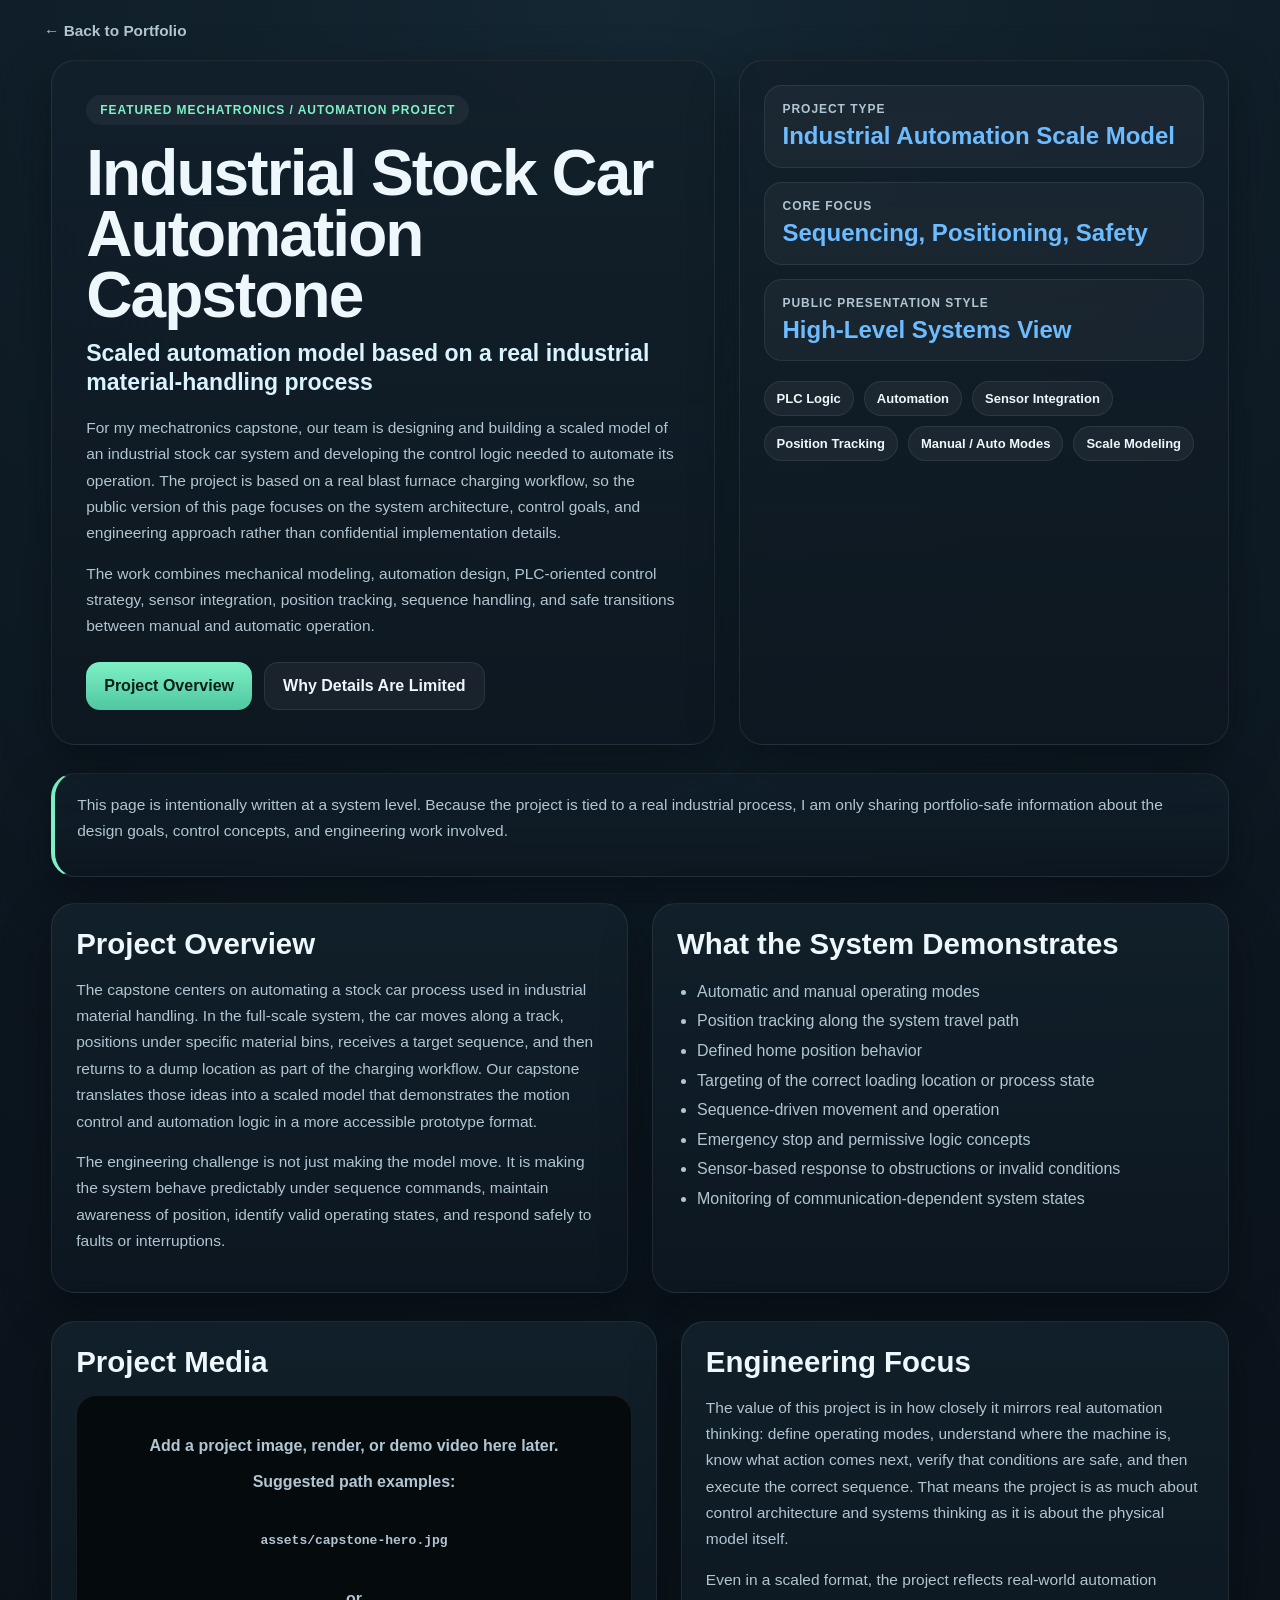
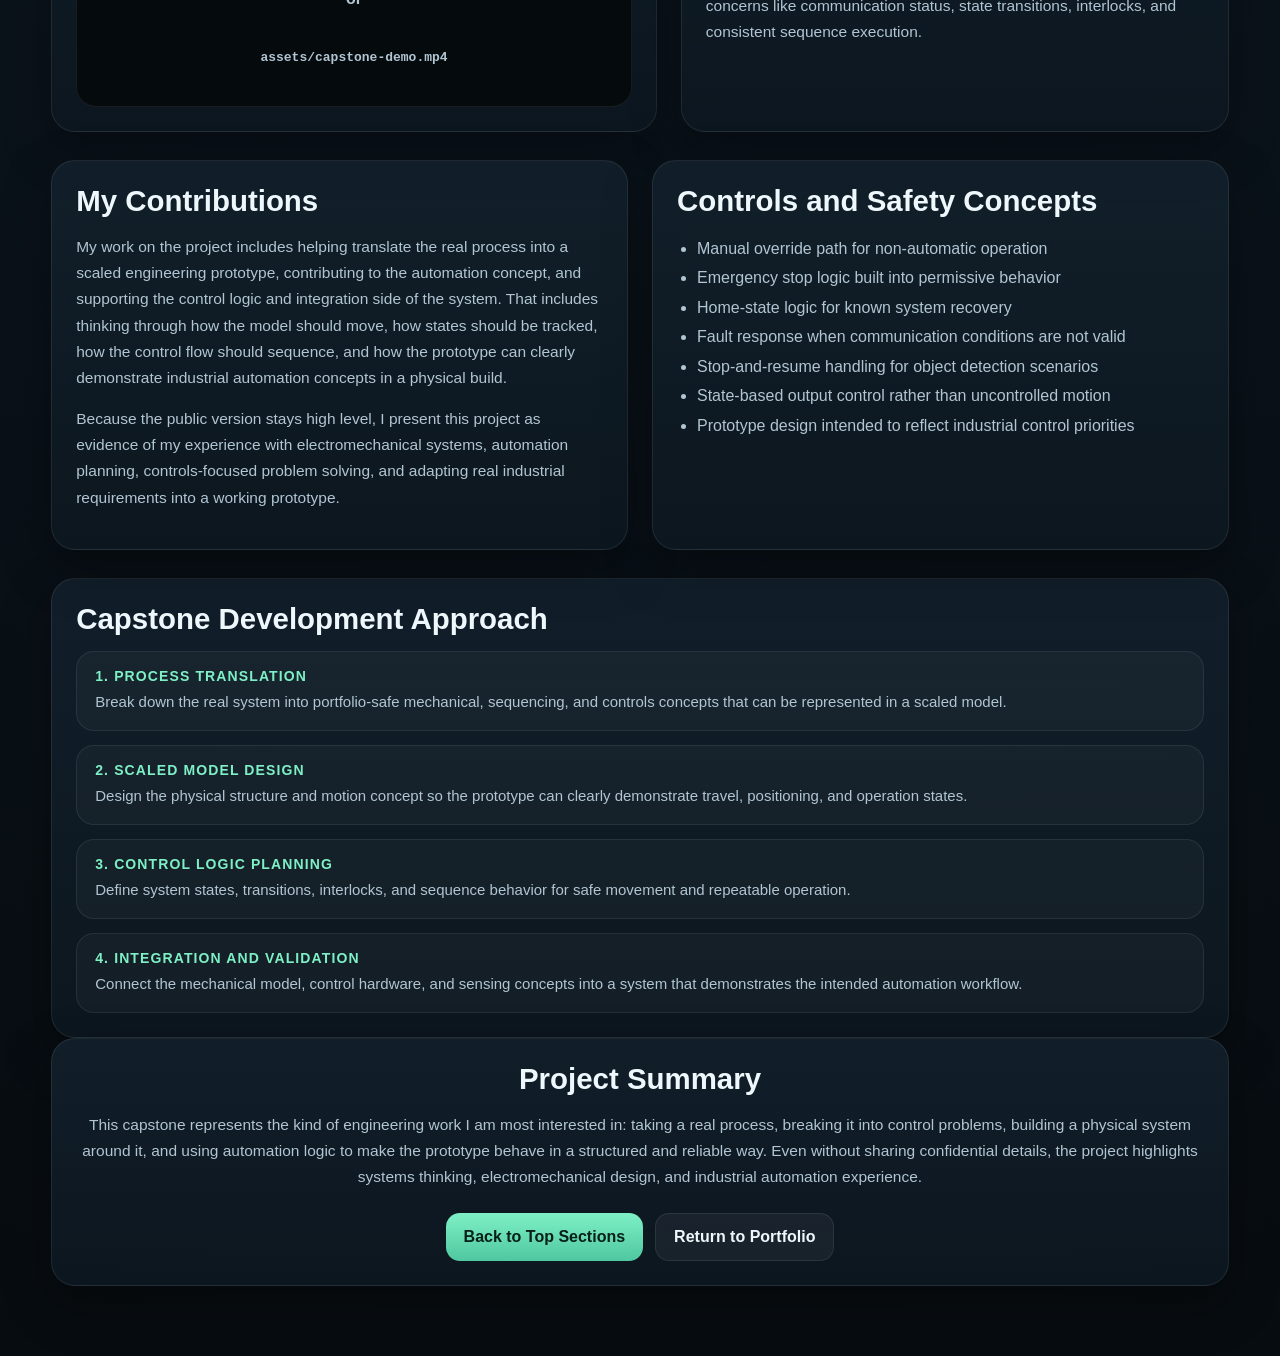
<file: projects/mech-capstone/capstone_mechatronics_project.html>
<!DOCTYPE html>
<html lang="en">
<head>
  <meta charset="UTF-8" />
  <meta name="viewport" content="width=device-width, initial-scale=1.0" />
  <title>Mechatronics Capstone | Logan Dees</title>
  <style>
    :root {
      --bg: #081015;
      --bg-2: #0d1720;
      --panel: rgba(13, 23, 32, 0.92);
      --panel-2: rgba(18, 32, 43, 0.95);
      --text: #eef7fb;
      --muted: #b1c5d2;
      --line: rgba(255,255,255,0.08);
      --accent: #7ef0c5;
      --accent-2: #6cbcff;
      --shadow: 0 18px 48px rgba(0,0,0,0.34);
      --radius: 24px;
      --max: 1240px;
    }

    * { box-sizing: border-box; }
    html { scroll-behavior: smooth; }
    body {
      margin: 0;
      font-family: Arial, Helvetica, sans-serif;
      color: var(--text);
      background:
        radial-gradient(circle at top, #142733 0%, #0c161f 38%, #070c10 100%);
    }

    a { color: inherit; text-decoration: none; }

    .topbar {
      max-width: var(--max);
      margin: 0 auto;
      padding: 22px 24px 0;
      display: flex;
      justify-content: flex-start;
      align-items: center;
    }

    .back-link {
      display: inline-flex;
      align-items: center;
      gap: 8px;
      color: var(--muted);
      font-weight: 700;
      font-size: 0.96rem;
      text-decoration: none;
      transition: color 0.18s ease, transform 0.18s ease;
    }

    .back-link:hover {
      color: var(--accent);
      transform: translateX(-2px);
    }

    .back-link:focus-visible {
      outline: 2px solid rgba(126, 240, 197, 0.7);
      outline-offset: 6px;
      border-radius: 8px;
    }

    .page {
      width: min(var(--max), 92vw);
      margin: 0 auto;
      padding: 20px 0 70px;
    }

    .hero {
      display: grid;
      grid-template-columns: 1.15fr 0.85fr;
      gap: 24px;
      margin-bottom: 28px;
    }

    .card {
      background: linear-gradient(180deg, var(--panel-2), var(--panel));
      border: 1px solid var(--line);
      border-radius: var(--radius);
      box-shadow: var(--shadow);
    }

    .hero-copy {
      padding: 34px;
    }

    .eyebrow {
      display: inline-flex;
      align-items: center;
      gap: 8px;
      padding: 8px 14px;
      border-radius: 999px;
      background: rgba(255,255,255,0.05);
      color: var(--accent);
      font-size: 12px;
      font-weight: 800;
      text-transform: uppercase;
      letter-spacing: 0.08em;
      margin-bottom: 18px;
    }

    h1 {
      margin: 0 0 14px;
      font-size: clamp(34px, 5vw, 64px);
      line-height: 0.95;
      letter-spacing: -0.03em;
    }

    .subhead {
      margin: 0 0 18px;
      color: #d9f3ff;
      font-size: clamp(18px, 1.8vw, 24px);
      font-weight: 800;
      line-height: 1.25;
    }

    .hero-copy p,
    .content-card p,
    .footer-card p,
    .media-copy p,
    .notice p {
      color: var(--muted);
      line-height: 1.7;
      font-size: 15.5px;
      margin: 0 0 14px;
    }

    .cta-row {
      display: flex;
      flex-wrap: wrap;
      gap: 12px;
      margin-top: 22px;
    }

    .btn {
      display: inline-flex;
      align-items: center;
      justify-content: center;
      min-height: 48px;
      padding: 0 18px;
      border-radius: 14px;
      font-weight: 800;
      border: 1px solid var(--line);
      transition: transform 0.12s ease, filter 0.12s ease;
    }

    .btn:hover { filter: brightness(1.08); }
    .btn:active { transform: translateY(1px) scale(0.99); }

    .btn-primary {
      background: linear-gradient(180deg, var(--accent), #4fc7a0);
      color: #062019;
      border: 0;
    }

    .btn-secondary {
      background: rgba(255,255,255,0.05);
      color: var(--text);
    }

    .hero-side {
      padding: 24px;
      display: grid;
      gap: 14px;
      align-content: start;
    }

    .stat {
      background: rgba(255,255,255,0.04);
      border: 1px solid var(--line);
      border-radius: 18px;
      padding: 16px 18px;
    }

    .stat-label {
      color: var(--muted);
      font-size: 12px;
      text-transform: uppercase;
      letter-spacing: 0.08em;
      margin-bottom: 6px;
      font-weight: 700;
    }

    .stat-value {
      font-size: 24px;
      font-weight: 900;
      color: var(--accent-2);
      line-height: 1.2;
    }

    .chips {
      display: flex;
      gap: 10px;
      flex-wrap: wrap;
      margin-top: 6px;
    }

    .chip {
      padding: 9px 12px;
      border-radius: 999px;
      background: rgba(255,255,255,0.05);
      border: 1px solid var(--line);
      color: var(--text);
      font-size: 13px;
      font-weight: 700;
    }

    .notice {
      padding: 18px 22px;
      margin-bottom: 26px;
      border-left: 4px solid var(--accent);
    }

    .section-title {
      margin: 0 0 16px;
      font-size: clamp(24px, 2.3vw, 36px);
      line-height: 1.1;
    }

    .grid {
      display: grid;
      grid-template-columns: repeat(2, minmax(0, 1fr));
      gap: 24px;
      margin-bottom: 28px;
    }

    .content-card,
    .footer-card,
    .media-card,
    .timeline-card {
      padding: 24px;
    }

    ul.feature-list {
      margin: 0;
      padding-left: 20px;
      color: var(--muted);
      line-height: 1.85;
    }

    .media-layout {
      display: grid;
      grid-template-columns: 1.05fr 0.95fr;
      gap: 24px;
      margin-bottom: 28px;
    }

    .media-frame {
      border-radius: 20px;
      overflow: hidden;
      border: 1px solid var(--line);
      background: #050a0d;
      aspect-ratio: 16 / 9;
      display: grid;
      place-items: center;
      color: var(--muted);
      font-weight: 700;
      text-align: center;
      padding: 20px;
    }

    .media-frame img,
    .media-frame video {
      width: 100%;
      height: 100%;
      object-fit: cover;
      display: block;
    }

    .timeline {
      display: grid;
      gap: 14px;
      margin-top: 10px;
    }

    .timeline-step {
      border: 1px solid var(--line);
      border-radius: 18px;
      padding: 16px 18px;
      background: rgba(255,255,255,0.03);
    }

    .timeline-step strong {
      display: block;
      color: var(--accent);
      margin-bottom: 6px;
      font-size: 14px;
      text-transform: uppercase;
      letter-spacing: 0.08em;
    }

    .timeline-step span {
      color: var(--muted);
      line-height: 1.6;
      font-size: 15px;
    }

    .footer-card {
      text-align: center;
    }

    .footer-card .cta-row {
      justify-content: center;
    }

    @media (max-width: 980px) {
      .hero,
      .grid,
      .media-layout {
        grid-template-columns: 1fr;
      }
    }

    @media (max-width: 640px) {
      .page { width: min(var(--max), 94vw); }
      .hero-copy,
      .hero-side,
      .content-card,
      .footer-card,
      .media-card,
      .timeline-card {
        padding: 20px;
      }
      .topbar { padding: 18px 18px 0; }
    }
  </style>
</head>
<body>
  <div class="topbar">
    <a class="back-link" href="../../index.html">← Back to Portfolio</a>
  </div>

  <main class="page">
    <section class="hero">
      <div class="card hero-copy">
        <div class="eyebrow">Featured Mechatronics / Automation Project</div>
        <h1>Industrial Stock Car<br />Automation Capstone</h1>
        <div class="subhead">Scaled automation model based on a real industrial material-handling process</div>
        <p>
          For my mechatronics capstone, our team is designing and building a scaled model of an industrial stock car system and developing the control logic needed to automate its operation. The project is based on a real blast furnace charging workflow, so the public version of this page focuses on the system architecture, control goals, and engineering approach rather than confidential implementation details.
        </p>
        <p>
          The work combines mechanical modeling, automation design, PLC-oriented control strategy, sensor integration, position tracking, sequence handling, and safe transitions between manual and automatic operation.
        </p>
        <div class="cta-row">
          <a class="btn btn-primary" href="#overview">Project Overview</a>
          <a class="btn btn-secondary" href="#withheld">Why Details Are Limited</a>
        </div>
      </div>

      <aside class="card hero-side">
        <div class="stat">
          <div class="stat-label">Project Type</div>
          <div class="stat-value">Industrial Automation Scale Model</div>
        </div>
        <div class="stat">
          <div class="stat-label">Core Focus</div>
          <div class="stat-value">Sequencing, Positioning, Safety</div>
        </div>
        <div class="stat">
          <div class="stat-label">Public Presentation Style</div>
          <div class="stat-value">High-Level Systems View</div>
        </div>
        <div class="chips">
          <span class="chip">PLC Logic</span>
          <span class="chip">Automation</span>
          <span class="chip">Sensor Integration</span>
          <span class="chip">Position Tracking</span>
          <span class="chip">Manual / Auto Modes</span>
          <span class="chip">Scale Modeling</span>
        </div>
      </aside>
    </section>

    <section class="card notice" id="withheld">
      <p>
        This page is intentionally written at a system level. Because the project is tied to a real industrial process, I am only sharing portfolio-safe information about the design goals, control concepts, and engineering work involved.
      </p>
    </section>

    <section class="grid" id="overview">
      <div class="card content-card">
        <h2 class="section-title">Project Overview</h2>
        <p>
          The capstone centers on automating a stock car process used in industrial material handling. In the full-scale system, the car moves along a track, positions under specific material bins, receives a target sequence, and then returns to a dump location as part of the charging workflow. Our capstone translates those ideas into a scaled model that demonstrates the motion control and automation logic in a more accessible prototype format.
        </p>
        <p>
          The engineering challenge is not just making the model move. It is making the system behave predictably under sequence commands, maintain awareness of position, identify valid operating states, and respond safely to faults or interruptions.
        </p>
      </div>

      <div class="card content-card">
        <h2 class="section-title">What the System Demonstrates</h2>
        <ul class="feature-list">
          <li>Automatic and manual operating modes</li>
          <li>Position tracking along the system travel path</li>
          <li>Defined home position behavior</li>
          <li>Targeting of the correct loading location or process state</li>
          <li>Sequence-driven movement and operation</li>
          <li>Emergency stop and permissive logic concepts</li>
          <li>Sensor-based response to obstructions or invalid conditions</li>
          <li>Monitoring of communication-dependent system states</li>
        </ul>
      </div>
    </section>

    <section class="media-layout">
      <div class="card media-card">
        <h2 class="section-title">Project Media</h2>
        <div class="media-frame">
          Add a project image, render, or demo video here later.<br /><br />
          Suggested path examples:<br />
          <code>assets/capstone-hero.jpg</code> or <code>assets/capstone-demo.mp4</code>
        </div>
      </div>

      <div class="card media-card media-copy">
        <h2 class="section-title">Engineering Focus</h2>
        <p>
          The value of this project is in how closely it mirrors real automation thinking: define operating modes, understand where the machine is, know what action comes next, verify that conditions are safe, and then execute the correct sequence. That means the project is as much about control architecture and systems thinking as it is about the physical model itself.
        </p>
        <p>
          Even in a scaled format, the project reflects real-world automation concerns like communication status, state transitions, interlocks, and consistent sequence execution.
        </p>
      </div>
    </section>

    <section class="grid">
      <div class="card content-card">
        <h2 class="section-title">My Contributions</h2>
        <p>
          My work on the project includes helping translate the real process into a scaled engineering prototype, contributing to the automation concept, and supporting the control logic and integration side of the system. That includes thinking through how the model should move, how states should be tracked, how the control flow should sequence, and how the prototype can clearly demonstrate industrial automation concepts in a physical build.
        </p>
        <p>
          Because the public version stays high level, I present this project as evidence of my experience with electromechanical systems, automation planning, controls-focused problem solving, and adapting real industrial requirements into a working prototype.
        </p>
      </div>

      <div class="card content-card">
        <h2 class="section-title">Controls and Safety Concepts</h2>
        <ul class="feature-list">
          <li>Manual override path for non-automatic operation</li>
          <li>Emergency stop logic built into permissive behavior</li>
          <li>Home-state logic for known system recovery</li>
          <li>Fault response when communication conditions are not valid</li>
          <li>Stop-and-resume handling for object detection scenarios</li>
          <li>State-based output control rather than uncontrolled motion</li>
          <li>Prototype design intended to reflect industrial control priorities</li>
        </ul>
      </div>
    </section>

    <section class="card timeline-card">
      <h2 class="section-title">Capstone Development Approach</h2>
      <div class="timeline">
        <div class="timeline-step">
          <strong>1. Process Translation</strong>
          <span>Break down the real system into portfolio-safe mechanical, sequencing, and controls concepts that can be represented in a scaled model.</span>
        </div>
        <div class="timeline-step">
          <strong>2. Scaled Model Design</strong>
          <span>Design the physical structure and motion concept so the prototype can clearly demonstrate travel, positioning, and operation states.</span>
        </div>
        <div class="timeline-step">
          <strong>3. Control Logic Planning</strong>
          <span>Define system states, transitions, interlocks, and sequence behavior for safe movement and repeatable operation.</span>
        </div>
        <div class="timeline-step">
          <strong>4. Integration and Validation</strong>
          <span>Connect the mechanical model, control hardware, and sensing concepts into a system that demonstrates the intended automation workflow.</span>
        </div>
      </div>
    </section>

    <section class="card footer-card">
      <h2 class="section-title">Project Summary</h2>
      <p>
        This capstone represents the kind of engineering work I am most interested in: taking a real process, breaking it into control problems, building a physical system around it, and using automation logic to make the prototype behave in a structured and reliable way. Even without sharing confidential details, the project highlights systems thinking, electromechanical design, and industrial automation experience.
      </p>
      <div class="cta-row">
        <a class="btn btn-primary" href="#overview">Back to Top Sections</a>
        <a class="btn btn-secondary" href="../../index.html">Return to Portfolio</a>
      </div>
    </section>
  </main>
</body>
</html>
</file>
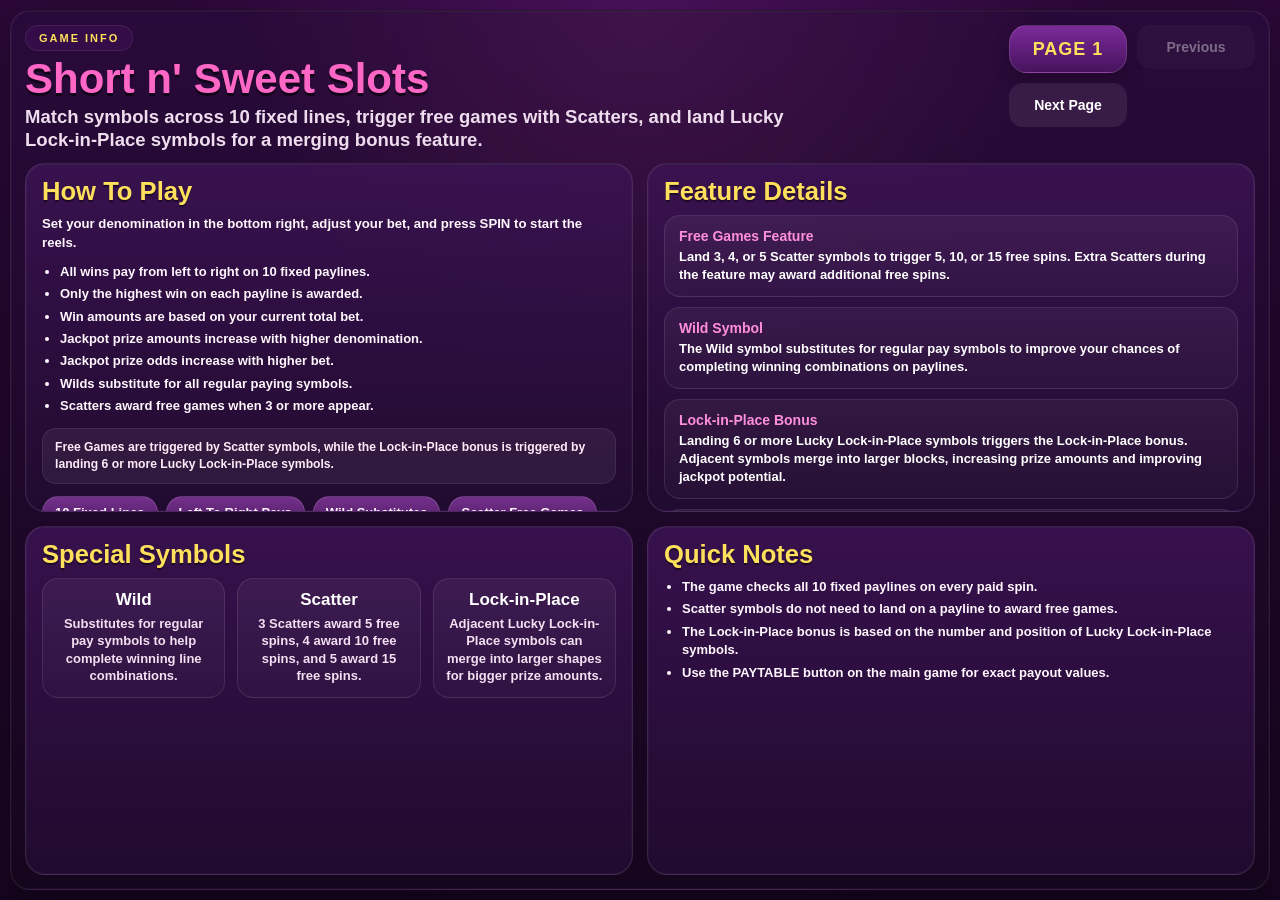
<file: projects/slot-machine/gameinfo.html>
<!DOCTYPE html>
<html lang="en">
<head>
  <meta charset="UTF-8" />
  <meta name="viewport" content="width=device-width, initial-scale=1.0" />
  <title>Short n' Sweet Slots - Game Info</title>
  <style>
    :root {
      --bg1: #16051f;
      --bg2: #2b0837;
      --stroke: rgba(255,255,255,0.10);
      --pink: #ff67c7;
      --pink2: #ff8fda;
      --gold: #ffe05c;
      --text: #fff7fd;
      --muted: #eeddee;
    }

    * {
      box-sizing: border-box;
    }

    html, body {
      margin: 0;
      width: 100%;
      height: 100%;
      overflow: hidden;
      font-family: Arial, Helvetica, sans-serif;
      color: var(--text);
      background:
        radial-gradient(circle at top center, rgba(130, 35, 160, 0.34), transparent 42%),
        linear-gradient(180deg, var(--bg2), var(--bg1));
    }

    body {
      padding: 10px;
    }

    .shell {
      width: 100%;
      height: 100%;
      border-radius: 20px;
      background:
        radial-gradient(circle at top center, rgba(255, 105, 200, 0.10), transparent 36%),
        linear-gradient(180deg, rgba(42,10,58,0.96), rgba(21,6,29,0.97));
      border: 1px solid rgba(255,255,255,0.08);
      box-shadow:
        inset 0 0 0 1px rgba(255,255,255,0.03),
        0 12px 30px rgba(0,0,0,0.28);
      padding: 14px;
      display: grid;
      grid-template-rows: auto 1fr;
      gap: 12px;
      overflow: hidden;
    }

    .topbar {
      display: grid;
      grid-template-columns: 1fr auto;
      gap: 14px;
      align-items: start;
      min-height: 0;
    }

    .eyebrow {
      display: inline-flex;
      align-items: center;
      padding: 6px 13px;
      border-radius: 999px;
      background: rgba(53, 14, 73, 0.95);
      border: 1px solid rgba(255,255,255,0.08);
      color: var(--gold);
      font-weight: 900;
      letter-spacing: 2px;
      font-size: 11px;
      text-transform: uppercase;
      margin-bottom: 8px;
      width: fit-content;
    }

    h1 {
      margin: 0 0 6px 0;
      color: var(--pink);
      font-weight: 900;
      line-height: 0.95;
      font-size: clamp(28px, 4vw, 42px);
      text-shadow: 0 3px 0 rgba(0,0,0,0.55);
    }

    .subtitle {
      margin: 0;
      max-width: 760px;
      color: var(--muted);
      font-weight: 800;
      line-height: 1.25;
      font-size: clamp(14px, 1.45vw, 20px);
    }

    .pager {
      display: grid;
      grid-template-columns: auto auto;
      gap: 10px;
      align-content: start;
      justify-items: end;
    }

    .page-pill {
      min-width: 118px;
      height: 48px;
      padding: 0 18px;
      border-radius: 18px;
      border: 1px solid rgba(255,255,255,0.12);
      background: linear-gradient(180deg, rgba(125,44,156,0.97), rgba(73,19,95,0.97));
      color: var(--gold);
      display: flex;
      align-items: center;
      justify-content: center;
      font-weight: 900;
      font-size: 18px;
      letter-spacing: 1px;
      box-shadow: 0 8px 18px rgba(0,0,0,0.18);
    }

    .page-btn {
      appearance: none;
      border: 0;
      border-radius: 14px;
      min-width: 118px;
      height: 44px;
      padding: 0 16px;
      background: rgba(255,255,255,0.08);
      color: #ffffff;
      font-weight: 800;
      font-size: 14px;
      cursor: pointer;
      transition: background 0.12s ease, transform 0.12s ease, opacity 0.12s ease;
    }

    .page-btn:hover {
      background: rgba(255,255,255,0.14);
    }

    .page-btn:active {
      transform: scale(0.98);
    }

    .page-btn[disabled] {
      opacity: 0.4;
      cursor: default;
    }

    .pages {
      position: relative;
      min-height: 0;
      overflow: hidden;
    }

    .page {
      position: absolute;
      inset: 0;
      display: none;
      min-height: 0;
    }

    .page.active {
      display: block;
    }

    .grid-2 {
      display: grid;
      grid-template-columns: 1fr 1fr;
      gap: 14px;
      height: 100%;
      min-height: 0;
    }

    .stack {
      display: grid;
      grid-template-rows: 1fr 1fr;
      gap: 14px;
      min-height: 0;
    }

    .card {
      background: linear-gradient(180deg, rgba(59,19,82,0.88), rgba(34,11,48,0.95));
      border: 1px solid var(--stroke);
      border-radius: 20px;
      padding: 14px 16px;
      overflow: auto;
      min-height: 0;
      box-shadow: inset 0 0 0 1px rgba(255,255,255,0.03);
      scrollbar-width: thin;
      scrollbar-color: rgba(255,255,255,0.18) transparent;
    }

    .card::-webkit-scrollbar {
      width: 8px;
    }

    .card::-webkit-scrollbar-thumb {
      background: rgba(255,255,255,0.18);
      border-radius: 8px;
    }

    .card h2 {
      margin: 0 0 10px 0;
      color: var(--gold);
      text-shadow: 0 2px 0 rgba(0,0,0,0.45);
      font-size: clamp(19px, 2vw, 28px);
      line-height: 1.05;
    }

    .card p {
      margin: 0;
      font-size: clamp(13px, 1.03vw, 17px);
      line-height: 1.42;
      color: var(--text);
      font-weight: 700;
    }

    .card ul {
      margin: 10px 0 0 18px;
      padding: 0;
      font-size: clamp(13px, 1vw, 17px);
      line-height: 1.42;
      font-weight: 700;
    }

    .card li + li {
      margin-top: 4px;
    }

    .note {
      margin-top: 12px;
      padding: 10px 12px;
      border-radius: 14px;
      background: rgba(255,255,255,0.06);
      border: 1px solid rgba(255,255,255,0.08);
      color: #ffeaf8;
      font-size: clamp(12px, 0.95vw, 15px);
      line-height: 1.4;
      font-weight: 700;
    }

    .chips {
      display: flex;
      flex-wrap: wrap;
      gap: 8px;
      margin-top: 12px;
    }

    .chip {
      padding: 8px 12px;
      border-radius: 999px;
      background: linear-gradient(180deg, rgba(124,53,149,0.90), rgba(82,28,103,0.92));
      border: 1px solid rgba(255,255,255,0.12);
      color: #fff4fc;
      font-weight: 800;
      font-size: 13px;
      white-space: nowrap;
    }

    .symbol-grid {
      display: grid;
      grid-template-columns: repeat(3, 1fr);
      gap: 12px;
      margin-top: 10px;
    }

    .symbol-card {
      background: linear-gradient(180deg, rgba(255,255,255,0.05), rgba(255,255,255,0.025));
      border: 1px solid rgba(255,255,255,0.10);
      border-radius: 16px;
      padding: 12px;
      text-align: center;
      display: grid;
      gap: 6px;
      align-content: center;
      min-height: 120px;
    }

    .symbol-title {
      font-size: 17px;
      font-weight: 900;
      color: white;
      line-height: 1.05;
    }

    .symbol-text {
      font-size: 13px;
      line-height: 1.35;
      color: #f3e0f2;
      font-weight: 700;
    }

    .feature-list {
      display: grid;
      gap: 10px;
    }

    .feature-item {
      background: linear-gradient(180deg, rgba(255,255,255,0.05), rgba(255,255,255,0.025));
      border: 1px solid rgba(255,255,255,0.10);
      border-radius: 16px;
      padding: 12px 14px;
    }

    .feature-item .kicker {
      color: var(--pink2);
      font-weight: 900;
      font-size: 14px;
      margin-bottom: 4px;
    }

    .feature-item .body {
      color: white;
      font-size: 13px;
      line-height: 1.38;
      font-weight: 700;
    }

    @media (max-width: 900px) {
      body {
        padding: 6px;
      }

      .shell {
        padding: 10px;
        gap: 10px;
      }

      .topbar {
        grid-template-columns: 1fr;
      }

      .pager {
        grid-template-columns: repeat(3, auto);
        justify-content: start;
        justify-items: start;
      }

      .grid-2 {
        grid-template-columns: 1fr;
      }

      .stack {
        grid-template-rows: auto auto;
      }

      .symbol-grid {
        grid-template-columns: 1fr;
      }
    }
  </style>
</head>
<body>
  <div class="shell">
    <div class="topbar">
      <div>
        <div class="eyebrow">Game Info</div>
        <h1>Short n' Sweet Slots</h1>
        <p class="subtitle">
          Match symbols across 10 fixed lines, trigger free games with Scatters,
          and land Lucky Lock-in-Place symbols for a merging bonus feature.
        </p>
      </div>

      <div class="pager">
        <div class="page-pill" id="pageLabel">PAGE 1</div>
        <button class="page-btn" id="prevBtn" disabled>Previous</button>
        <button class="page-btn" id="nextBtn">Next Page</button>
      </div>
    </div>

    <div class="pages">
      <section class="page active" id="page1">
        <div class="grid-2">
          <div class="stack">
            <div class="card">
              <h2>How To Play</h2>
              <p>
                Set your denomination in the bottom right, adjust your bet, and press SPIN to start the reels.
              </p>
              <ul>
                <li>All wins pay from left to right on 10 fixed paylines.</li>
                <li>Only the highest win on each payline is awarded.</li>
                <li>Win amounts are based on your current total bet.</li>
                <li>Jackpot prize amounts increase with higher denomination.</li>
                <li>Jackpot prize odds increase with higher bet.</li>
                <li>Wilds substitute for all regular paying symbols.</li>
                <li>Scatters award free games when 3 or more appear.</li>
              </ul>

              <div class="note">
                Free Games are triggered by Scatter symbols, while the Lock-in-Place bonus is triggered by landing 6 or more Lucky Lock-in-Place symbols.
              </div>

              <div class="chips">
                <div class="chip">10 Fixed Lines</div>
                <div class="chip">Left To Right Pays</div>
                <div class="chip">Wild Substitutes</div>
                <div class="chip">Scatter Free Games</div>
                <div class="chip">Lock-in-Place Bonus</div>
              </div>
            </div>

            <div class="card">
              <h2>Special Symbols</h2>
              <div class="symbol-grid">
                <div class="symbol-card">
                  <div class="symbol-title">Wild</div>
                  <div class="symbol-text">
                    Substitutes for regular pay symbols to help complete winning line combinations.
                  </div>
                </div>

                <div class="symbol-card">
                  <div class="symbol-title">Scatter</div>
                  <div class="symbol-text">
                    3 Scatters award 5 free spins, 4 award 10 free spins, and 5 award 15 free spins.
                  </div>
                </div>

                <div class="symbol-card">
                  <div class="symbol-title">Lock-in-Place</div>
                  <div class="symbol-text">
                    Adjacent Lucky Lock-in-Place symbols can merge into larger shapes for bigger prize amounts.
                  </div>
                </div>
              </div>
            </div>
          </div>

          <div class="stack">
            <div class="card">
              <h2>Feature Details</h2>
              <div class="feature-list">
                <div class="feature-item">
                  <div class="kicker">Free Games Feature</div>
                  <div class="body">
                    Land 3, 4, or 5 Scatter symbols to trigger 5, 10, or 15 free spins. Extra Scatters during the feature may award additional free spins.
                  </div>
                </div>

                <div class="feature-item">
                  <div class="kicker">Wild Symbol</div>
                  <div class="body">
                    The Wild symbol substitutes for regular pay symbols to improve your chances of completing winning combinations on paylines.
                  </div>
                </div>

                <div class="feature-item">
                  <div class="kicker">Lock-in-Place Bonus</div>
                  <div class="body">
                    Landing 6 or more Lucky Lock-in-Place symbols triggers the Lock-in-Place bonus. Adjacent symbols merge into larger blocks, increasing prize amounts and improving jackpot potential.
                  </div>
                </div>

                <div class="feature-item">
                  <div class="kicker">Bonus During Free Games</div>
                  <div class="body">
                    The Lock-in-Place bonus can also be triggered during free games, giving you a chance to stack both features together.
                  </div>
                </div>
              </div>
            </div>

            <div class="card">
              <h2>Quick Notes</h2>
              <ul>
                <li>The game checks all 10 fixed paylines on every paid spin.</li>
                <li>Scatter symbols do not need to land on a payline to award free games.</li>
                <li>The Lock-in-Place bonus is based on the number and position of Lucky Lock-in-Place symbols.</li>
                <li>Use the PAYTABLE button on the main game for exact payout values.</li>
              </ul>
            </div>
          </div>
        </div>
      </section>

      <section class="page" id="page2">
        <div class="grid-2">
          <div class="stack">
            <div class="card">
              <h2>Free Games Overview</h2>
              <p>
                Free Games are the main repeat-spin bonus mode in the game. During this feature, the reels spin without deducting another paid wager for each awarded free spin.
              </p>
              <ul>
                <li>3 Scatters award 5 free spins.</li>
                <li>4 Scatters award 10 free spins.</li>
                <li>5 Scatters award 15 free spins.</li>
                <li>Extra Scatters during free games may award additional spins.</li>
                <li>Total free game winnings are added together before the feature ends.</li>
              </ul>
            </div>

            <div class="card">
              <h2>Lock-in-Place Overview</h2>
              <p>
                The Lock-in-Place bonus is triggered by landing 6 or more Lucky Lock-in-Place symbols. During the bonus, adjacent symbols can join together into larger merged shapes.
              </p>
              <ul>
                <li>Larger merged shapes create bigger prize amounts.</li>
                <li>Bigger merged results can lead to higher jackpot awards.</li>
                <li>Symbol position matters because adjacent symbols combine together.</li>
                <li>This bonus can also be won during free games.</li>
              </ul>
            </div>
          </div>

          <div class="stack">
            <div class="card">
              <h2>General Rules</h2>
              <ul>
                <li>Wins are evaluated on 10 fixed paylines only.</li>
                <li>Only the highest win per payline is paid.</li>
                <li>Scatter symbols do not need to land on a payline to trigger free games.</li>
                <li>Wild symbols do not replace Scatter symbols.</li>
                <li>Your denomination and total bet affect the value of wins and jackpots.</li>
              </ul>

              <div class="note">
                Use the separate PAYTABLE button on the main cabinet for exact symbol payouts and values. This Game Info section is for rules, bonus features, and how the game works.
              </div>
            </div>

            <div class="card">
              <h2>Gameplay Tips</h2>
              <ul>
                <li>Higher denomination increases jackpot prize values.</li>
                <li>Higher bet increases jackpot prize odds.</li>
                <li>Watching for 3 or more Scatters is the clearest sign that free games may trigger.</li>
                <li>Clusters of Lucky Lock-in-Place symbols are especially important because adjacent symbols can merge.</li>
              </ul>
            </div>
          </div>
        </div>
      </section>
    </div>
  </div>

  <script>
    const pages = [
      document.getElementById("page1"),
      document.getElementById("page2")
    ];

    const pageLabel = document.getElementById("pageLabel");
    const prevBtn = document.getElementById("prevBtn");
    const nextBtn = document.getElementById("nextBtn");

    let currentPage = 0;

    function renderPage() {
      pages.forEach((page, index) => {
        page.classList.toggle("active", index === currentPage);
      });

      pageLabel.textContent = `PAGE ${currentPage + 1}`;
      prevBtn.disabled = currentPage === 0;
      nextBtn.disabled = currentPage === pages.length - 1;
    }

    prevBtn.addEventListener("click", () => {
      if (currentPage > 0) {
        currentPage--;
        renderPage();
      }
    });

    nextBtn.addEventListener("click", () => {
      if (currentPage < pages.length - 1) {
        currentPage++;
        renderPage();
      }
    });

    renderPage();
  </script>
</body>
</html>
</file>
